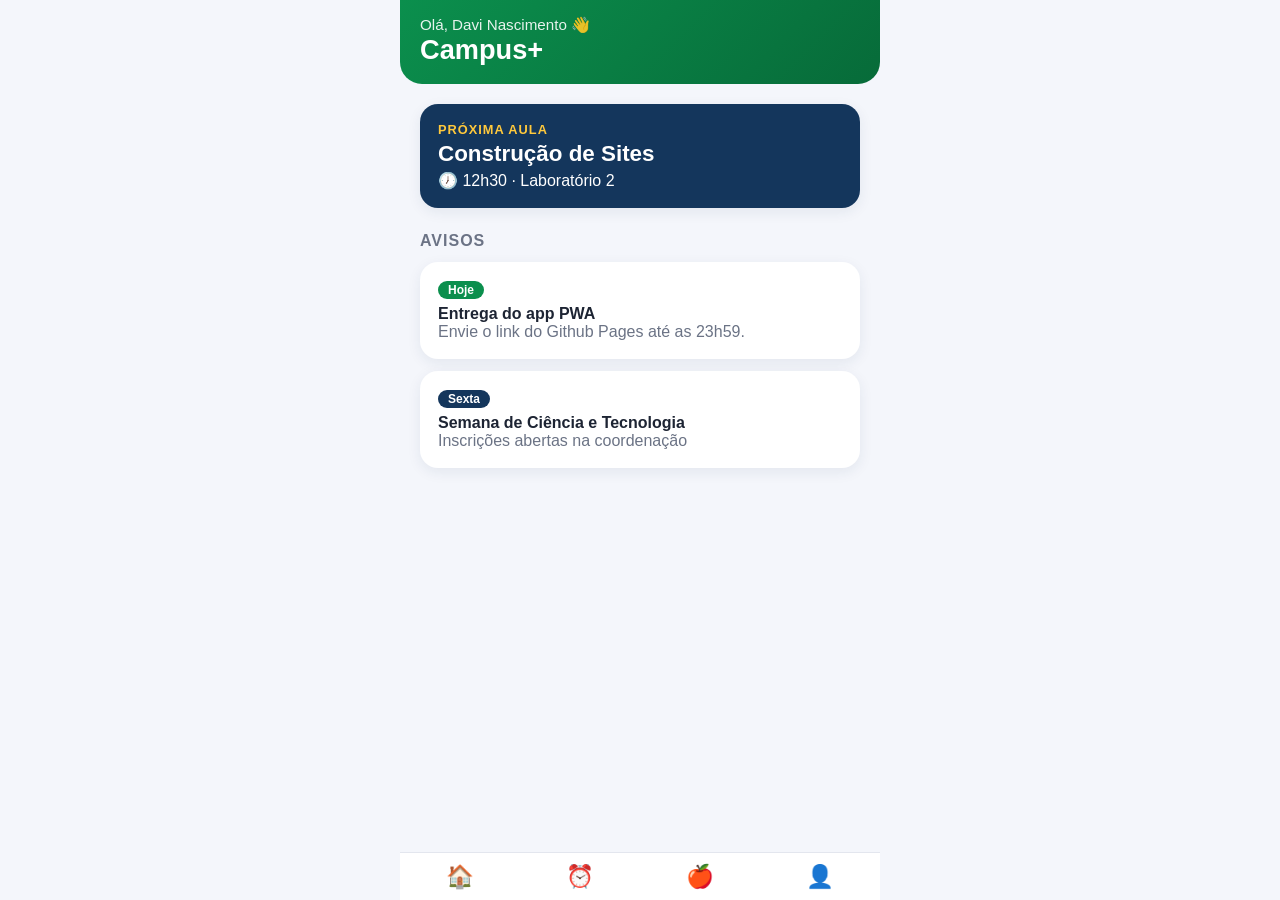
<file: index.html>
<!DOCTYPE html>
<html lang="pt-BR">
<head>
    <meta charset="UTF-8">
    <meta name="viewport" content="width=device-width, initial-scale=1.0">
    <title>Campus+</title>
    <link rel="stylesheet" href="style.css">
    <link rel="manifest" href="manifest.json">
    <meta name="theme-color" content="#0B8F4D">
    <link rel="icon" href="icon-192.png">
    <link rel="apple-touch-icon" href="icon-192.png">
    <meta name="apple-mobile-web-app-title" content="Campus+">
</head>
<body>
    
    <!-- Cabeçalho -->
    <header class="topo">
        <p class="ola">Olá, Davi Nascimento 👋</p>
        <h1>Campus+ <span class="selo-app">modo app</span></h1>
    </header>
    <!-- Fim Cabeçalho -->

    <!-- Conteúdo Principal -->
    <main>

        <!-- Seção 1 -->
        <section id="inicio" class="tela">

            <!-- Card Destaque -->
            <div class="card destaque">
                <p class="rotulo">Próxima aula</p>
                <h2>Construção de Sites</h2>
                <p>🕖 12h30 · Laboratório 2</p>
            </div>
            <!-- Fim Card Destaque -->

            <h3 class="titulo-secao">Avisos</h3>


            <!-- Card Aviso 1 -->
            <article class="card aviso">
                <span class="etiqueta">Hoje</span>
                <h4>Entrega do app PWA</h4>
                <p>Envie o link do Github Pages até as 23h59.</p>
            </article>
            <!-- Fim Card Aviso 1 -->

            
            <!-- Card Aviso 2 -->
            <article class="card aviso">
                <span class="etiqueta azul">Sexta</span>
                <h4>Semana de Ciência e Tecnologia</h4>
                <p>Inscrições abertas na coordenação</p>
            </article>
            <!-- Fim Card Aviso 2 -->
            
        </section>
        <!-- Fim Seção 1 -->


        <!-- Seção 2 -->
        <section id="horario" class="tela">

            <h2 class="titulo-tela">Horário da semana</h2>


            <!-- Segunda -->
            <!-- Tag que eu nunca vi -->
            <!-- É uma caixa que expande e esconde conteúdos -->
            <details class="dia" open> <!-- O parametro open deixa ela aberta -->
                <!-- Tag que eu nunca vi -->
                <!-- Dá nome à caixa de texto que expande? -->
                <summary>Segunda</summary>
                <ul>
                    <li><b>19h00</b> Construção de Sites</li>
                    <li><b>20h40</b> Banco de Dados</li>
                </ul>
            </details>
            <!-- Fim Segunda -->


            <!-- Terça -->
            <details class="dia">
                <summary>Terça</summary>
                <ul>
                    <li><b>19h00</b> Engenharia de Software</li>
                    <li><b>20h40</b> Inglês Técnico</li>
                </ul>
            </details>
            <!-- Fim Terça -->


            <!-- Quarta -->
            <details class="dia">
                <summary>Quarta</summary>
                <ul>
                    <li><b>19h00</b> Redes de Computadores</li>
                    <li><b>20h40</b> Construção de Sites</li>
                </ul>
            </details>
            <!-- Fim Quarta -->


            <!-- Quinta -->
            <details class="dia">
                <summary>Quinta</summary>
                <ul>
                    <li><b>19h00</b> Segurança da Informação</li>
                    <li><b>20h40</b> Projeto Integrador</li>
                </ul>
            </details>
            <!-- Fim Quinta -->


        </section>
        <!-- Fim Seção 2 -->


        <!-- Seção 3 -->
        <section id="cardapio" class="tela">
            <h2 class="titulo-tela">Cardápio da semana</h2>
            <div class="grade-cardapio">
                <div class="card prato"><span>🍛</span><h4>Seg</h4><p>Arroz, feijão e frango</p></div>
                <div class="card prato"><span>🍝</span><h4>Ter</h4><p>Macarrão à bolonhesa</p></div>
                <div class="card prato"><span>🐣</span><h4>Qua</h4><p>Cuscuz com ovo</p></div>
                <div class="card prato"><span>🍲</span><h4>Qui</h4><p>Sopa de legumes</p></div>
                <div class="card prato"><span>🍔</span><h4>Sex</h4><p>Hambúrger</p></div>
            </div>
        </section>
        <!-- Fim Seção 3 -->


        <!-- Seção Carteirinha -->
        <section id="perfil" class="tela">
            <div class="carteirinha">
                <h2 class="titulo-tela">Meu cartão</h2>
                <div class="foto">🎓</div> <!-- criar uma div e inserir? -->
                <h3>Davi Nascimento</h3>
                <p>Técnico em Desenvolvimento de Sistemas</p>
                <p class="matricula">Mátricula 202613430001</p>
            </div>
        </section>
        <!-- Fim Seção 4 -->

    </main>
    <!-- Fim Conteúdo Principal -->


    <!-- Menu (APP) -->
    <nav class="abas">
        <a href="#inicio"><span>🏠</span></a>
        <a href="#horario"><span>⏰</span></a>
        <a href="#cardapio"><span>🍎</span></a> <!-- MUDAR ESSE ICONE DPS -->
        <a href="#perfil"><span>👤</span></a>
    </nav>
    <!-- Fim Menu (APP) -->


    <!-- Pop up -->
    <div id="convite" class="convite" hidden>
        <p><b>📲 Instale o Campus+</b><br>Abra direto da tela inicial, até sem internet.</p>
        <button id="botao-instalar">Instalar</button>
        <button id="botao-depois" class="secundario">Agora não</button>
    </div>
    
    <div id="aviso-ios" class="convite" hidden>
        <p><b>📲 Instale no iPhone:</b> toque em <b>Compartilhar</b> (quadrado com seta ⬆️) e depois em <b>Adicionar à Tela de Início</b>.</p>
        <button id="botao-fechar-ios" class="secundario">Entendi</button>
    </div>
    
    <script src="app.js"></script>
    <!-- Fim Pop up -->

</body>
</html>
</file>
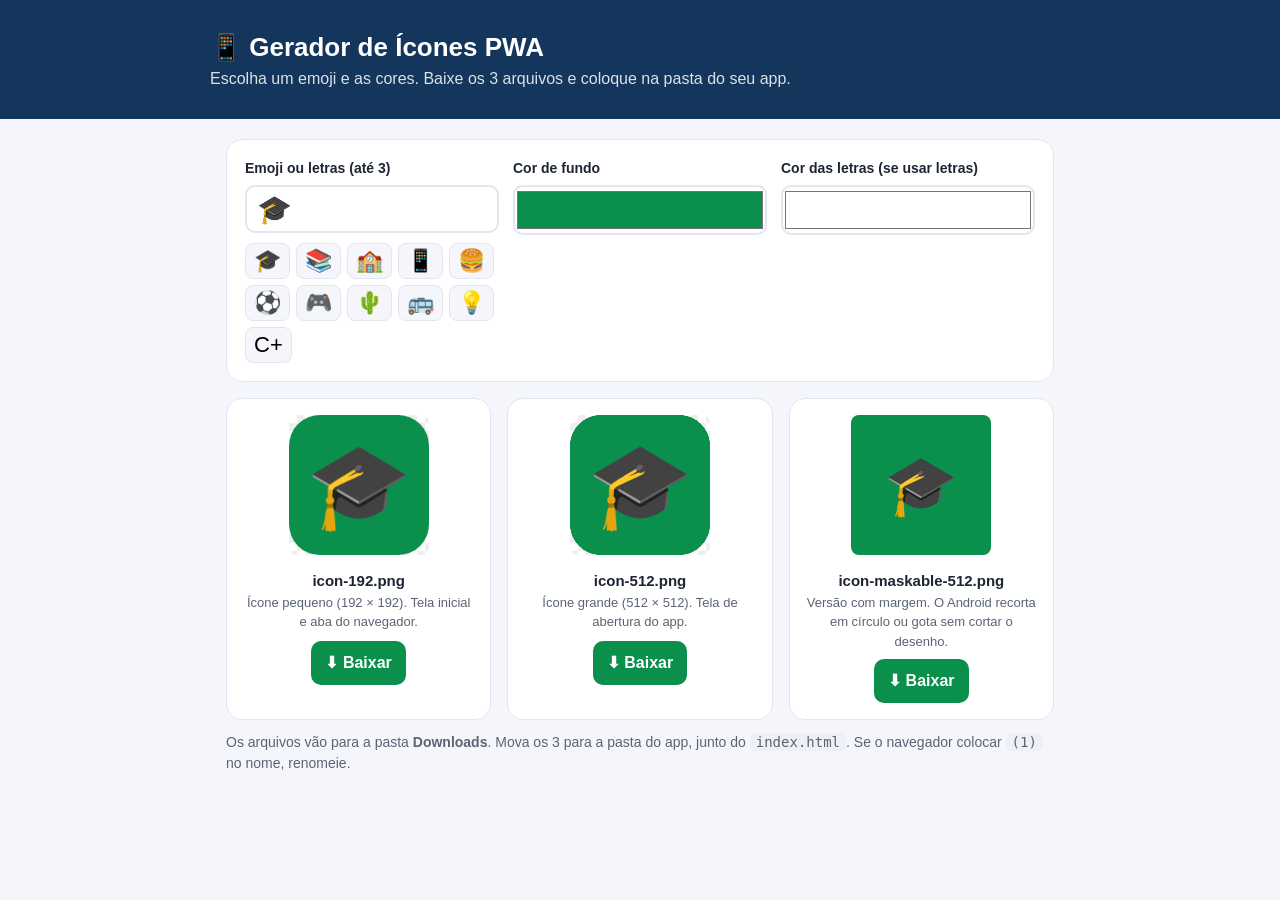
<file: GERADOR_DE_ICONES - Copia.html>
<!DOCTYPE html>
<html lang="pt-BR">
<head>
<meta charset="UTF-8">
<meta name="viewport" content="width=device-width, initial-scale=1.0">
<title>Gerador de Ícones PWA</title>
<style>
  :root { --verde: #0B8F4D; --azul: #14365C; --fundo: #f4f6fb; --linha: #e3e6ee; --texto: #1d2433; --cinza: #5b6475; }
  * { box-sizing: border-box; margin: 0; padding: 0; }
  body { font-family: 'Segoe UI', Roboto, Arial, sans-serif; background: var(--fundo); color: var(--texto); line-height: 1.5; }
  header { background: var(--azul); color: #fff; padding: 28px 16px; }
  header div, main { max-width: 860px; margin: 0 auto; }
  header h1 { font-size: 26px; }
  header p { opacity: .85; }
  main { padding: 20px 16px 40px; }
  .painel { background: #fff; border: 1px solid var(--linha); border-radius: 16px; padding: 18px; margin-bottom: 16px; }
  .campos { display: grid; grid-template-columns: repeat(auto-fit, minmax(180px, 1fr)); gap: 14px; }
  label { display: block; font-weight: 600; font-size: 14px; margin-bottom: 6px; }
  input[type=text] { width: 100%; font-size: 28px; padding: 6px 10px; border: 2px solid var(--linha); border-radius: 10px; }
  input[type=color] { width: 100%; height: 50px; border: 2px solid var(--linha); border-radius: 10px; background: #fff; cursor: pointer; }
  .sugestoes { display: flex; flex-wrap: wrap; gap: 6px; margin-top: 10px; }
  .sugestoes button { font-size: 22px; background: var(--fundo); border: 1px solid var(--linha); border-radius: 8px; padding: 4px 8px; cursor: pointer; }
  .icones { display: grid; grid-template-columns: repeat(auto-fit, minmax(220px, 1fr)); gap: 16px; }
  .icone { background: #fff; border: 1px solid var(--linha); border-radius: 16px; padding: 16px; text-align: center; }
  .icone canvas { width: 140px; height: 140px; background: repeating-conic-gradient(#eee 0 25%, #fff 0 50%) 0 0 / 16px 16px; border-radius: 8px; }
  .icone h3 { font-size: 15px; margin-top: 8px; }
  .icone p { font-size: 13px; color: var(--cinza); min-height: 40px; }
  .icone a { display: inline-block; margin-top: 8px; background: var(--verde); color: #fff; text-decoration: none; padding: 10px 14px; border-radius: 10px; font-weight: 600; }
  .dica { font-size: 14px; color: var(--cinza); margin-top: 12px; }
  code { background: #eef0f6; padding: 1px 6px; border-radius: 5px; }
</style>
</head>
<body>
<header><div><h1>📱 Gerador de Ícones PWA</h1><p>Escolha um emoji e as cores. Baixe os 3 arquivos e coloque na pasta do seu app.</p></div></header>
<main>
  <section class="painel">
    <div class="campos">
      <div>
        <label for="emoji">Emoji ou letras (até 3)</label>
        <input type="text" id="emoji" value="🎓" maxlength="6">
        <div class="sugestoes" id="sugestoes"></div>
      </div>
      <div>
        <label for="cor">Cor de fundo</label>
        <input type="color" id="cor" value="#0B8F4D">
      </div>
      <div>
        <label for="corTexto">Cor das letras (se usar letras)</label>
        <input type="color" id="corTexto" value="#ffffff">
      </div>
    </div>
  </section>

  <section class="icones">
    <div class="icone">
      <canvas id="c192" width="192" height="192"></canvas>
      <h3>icon-192.png</h3>
      <p>Ícone pequeno (192 × 192). Tela inicial e aba do navegador.</p>
      <a id="d192" download="icon-192.png" href="#">⬇ Baixar</a>
    </div>
    <div class="icone">
      <canvas id="c512" width="512" height="512"></canvas>
      <h3>icon-512.png</h3>
      <p>Ícone grande (512 × 512). Tela de abertura do app.</p>
      <a id="d512" download="icon-512.png" href="#">⬇ Baixar</a>
    </div>
    <div class="icone">
      <canvas id="cmask" width="512" height="512"></canvas>
      <h3>icon-maskable-512.png</h3>
      <p>Versão com margem. O Android recorta em círculo ou gota sem cortar o desenho.</p>
      <a id="dmask" download="icon-maskable-512.png" href="#">⬇ Baixar</a>
    </div>
  </section>
  <p class="dica">Os arquivos vão para a pasta <b>Downloads</b>. Mova os 3 para a pasta do app, junto do <code>index.html</code>. Se o navegador colocar <code>(1)</code> no nome, renomeie.</p>
</main>
<script>
  const SUGESTOES = ['🎓', '📚', '🏫', '📱', '🍔', '⚽', '🎮', '🌵', '🚌', '💡', 'C+'];
  const FONTE = '"Apple Color Emoji","Segoe UI Emoji","Noto Color Emoji","Segoe UI",Roboto,Arial,sans-serif';
  const campoEmoji = document.querySelector('#emoji');
  const campoCor = document.querySelector('#cor');
  const campoCorTexto = document.querySelector('#corTexto');

  function arredondado(ctx, x, y, w, h, r) {
    ctx.beginPath();
    ctx.moveTo(x + r, y);
    ctx.arcTo(x + w, y, x + w, y + h, r);
    ctx.arcTo(x + w, y + h, x, y + h, r);
    ctx.arcTo(x, y + h, x, y, r);
    ctx.arcTo(x, y, x + w, y, r);
    ctx.closePath();
  }

  function desenhar(canvas, mascaravel) {
    const ctx = canvas.getContext('2d');
    const t = canvas.width;
    ctx.clearRect(0, 0, t, t);
    ctx.fillStyle = campoCor.value;
    if (mascaravel) {
      ctx.fillRect(0, 0, t, t);
    } else {
      arredondado(ctx, 0, 0, t, t, t * 0.22);
      ctx.fill();
    }
    const texto = campoEmoji.value.trim() || '🎓';
    const escala = mascaravel ? 0.42 : 0.6;
    let tamanho = t * escala;
    ctx.font = `bold ${tamanho}px ${FONTE}`;
    const largura = ctx.measureText(texto).width;
    if (largura > t * (mascaravel ? 0.6 : 0.8)) {
      tamanho = tamanho * (t * (mascaravel ? 0.6 : 0.8)) / largura;
      ctx.font = `bold ${tamanho}px ${FONTE}`;
    }
    ctx.fillStyle = campoCorTexto.value;
    ctx.textAlign = 'center';
    ctx.textBaseline = 'middle';
    ctx.fillText(texto, t / 2, t / 2 + tamanho * 0.06);
  }

  function atualizar() {
    const pares = [['c192', 'd192', false], ['c512', 'd512', false], ['cmask', 'dmask', true]];
    pares.forEach(([idCanvas, idLink, mascaravel]) => {
      const canvas = document.getElementById(idCanvas);
      desenhar(canvas, mascaravel);
      document.getElementById(idLink).href = canvas.toDataURL('image/png');
    });
  }

  const caixa = document.querySelector('#sugestoes');
  SUGESTOES.forEach((s) => {
    const b = document.createElement('button');
    b.type = 'button';
    b.textContent = s;
    b.addEventListener('click', () => { campoEmoji.value = s; atualizar(); });
    caixa.appendChild(b);
  });

  [campoEmoji, campoCor, campoCorTexto].forEach((c) => c.addEventListener('input', atualizar));
  if (document.fonts && document.fonts.ready) { document.fonts.ready.then(atualizar); }
  atualizar();
</script>
</body>
</html>
</file>
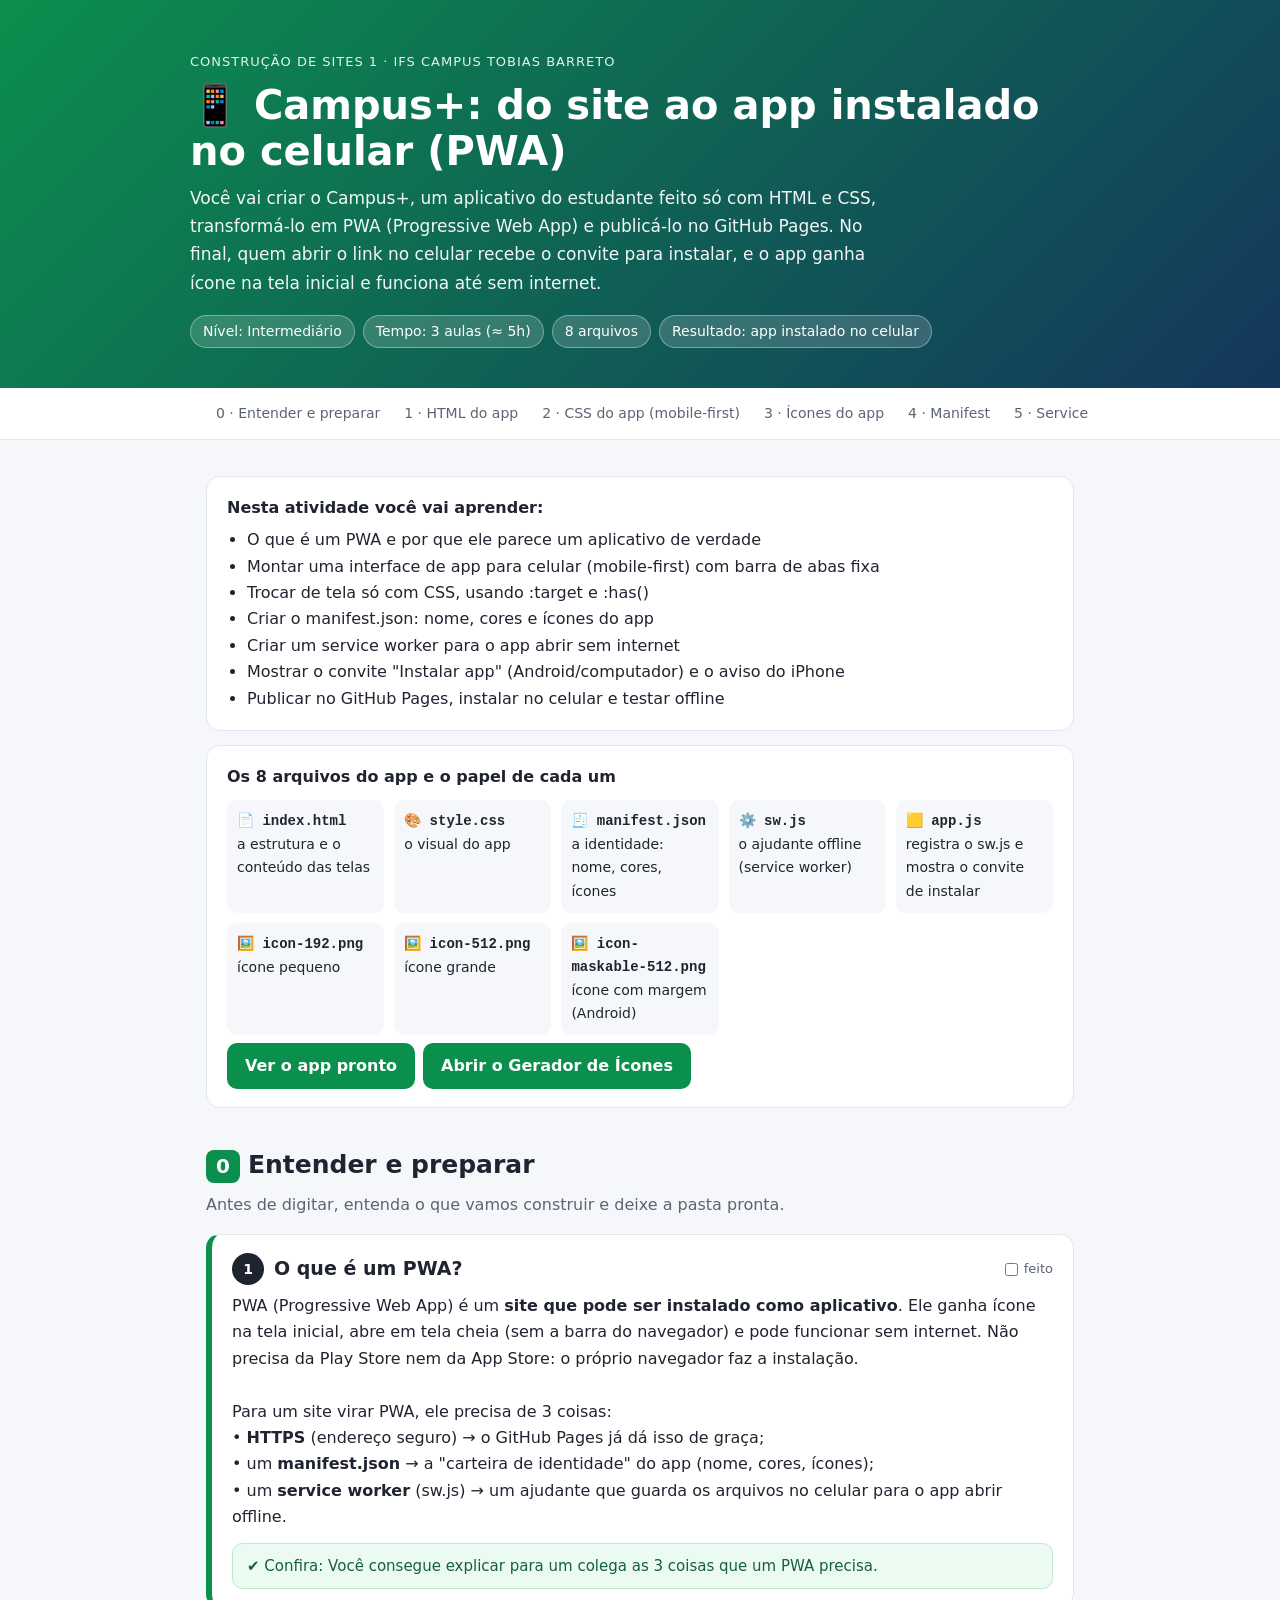
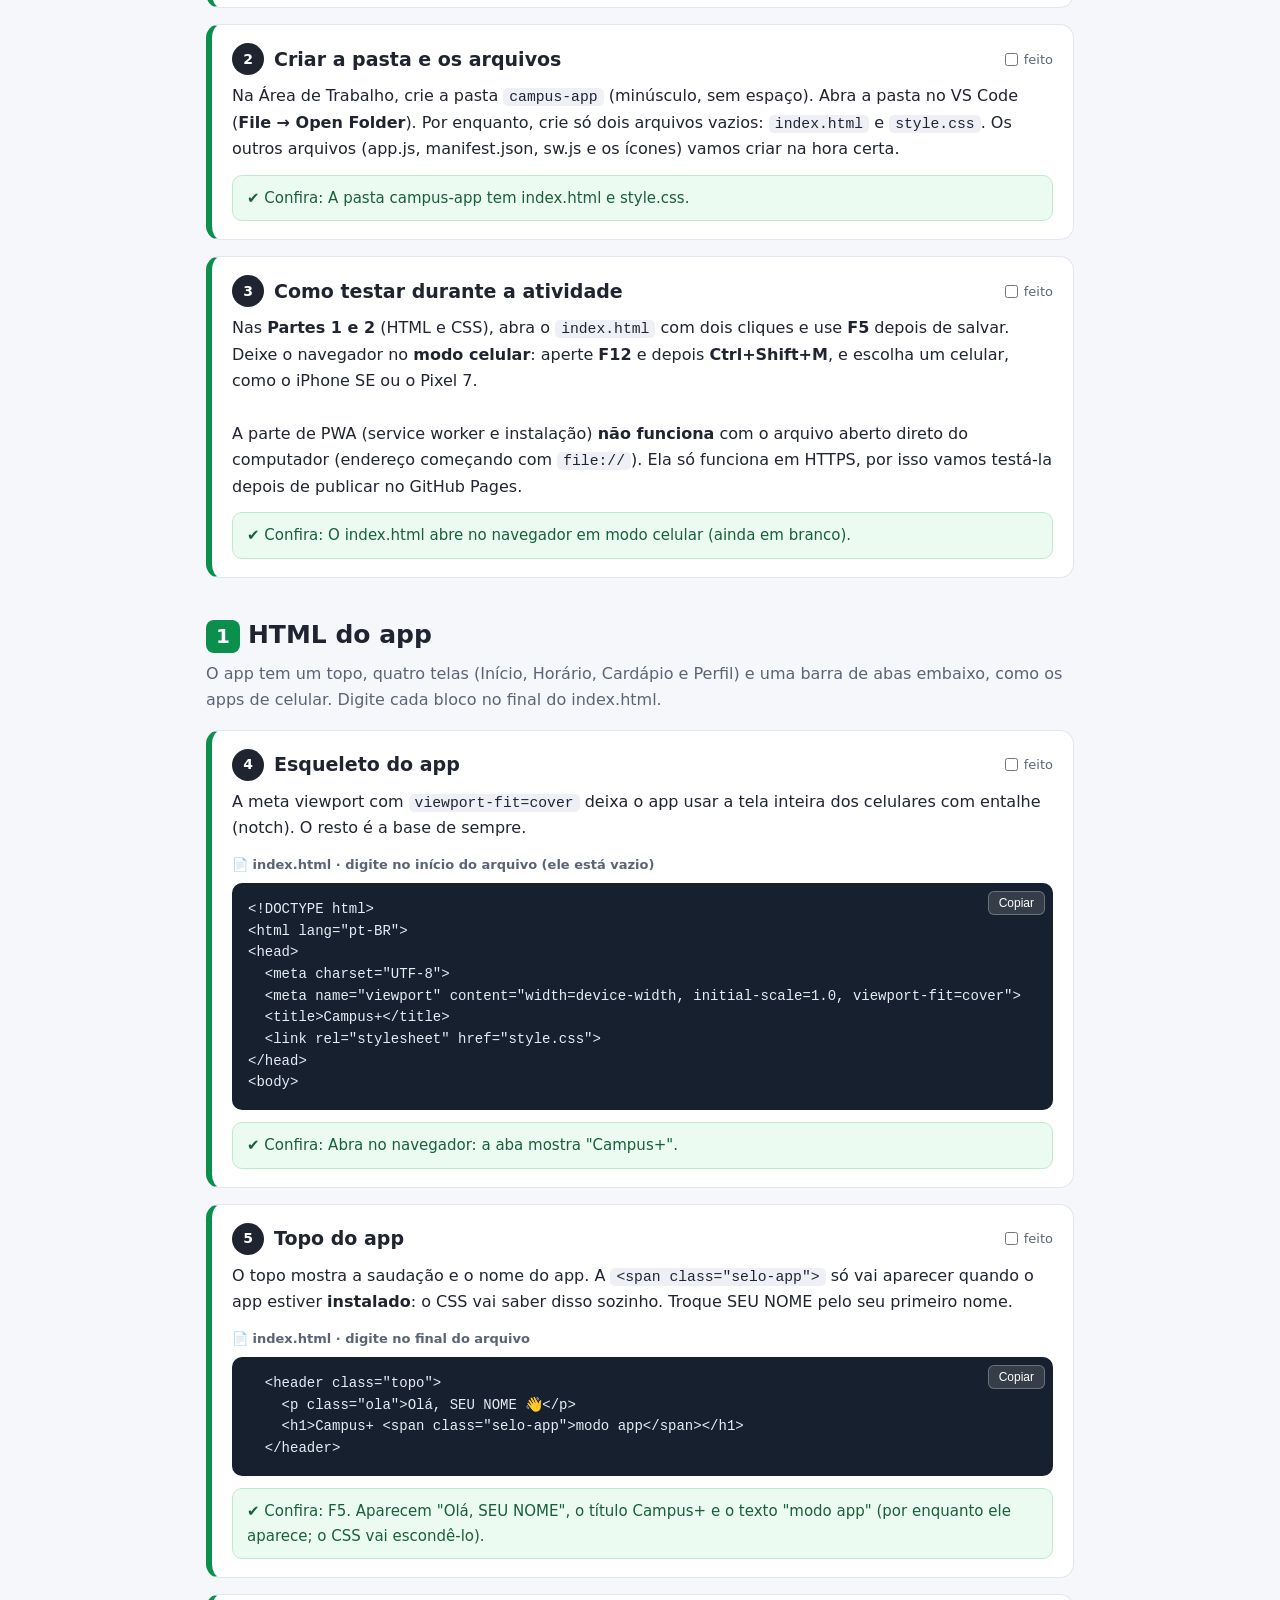
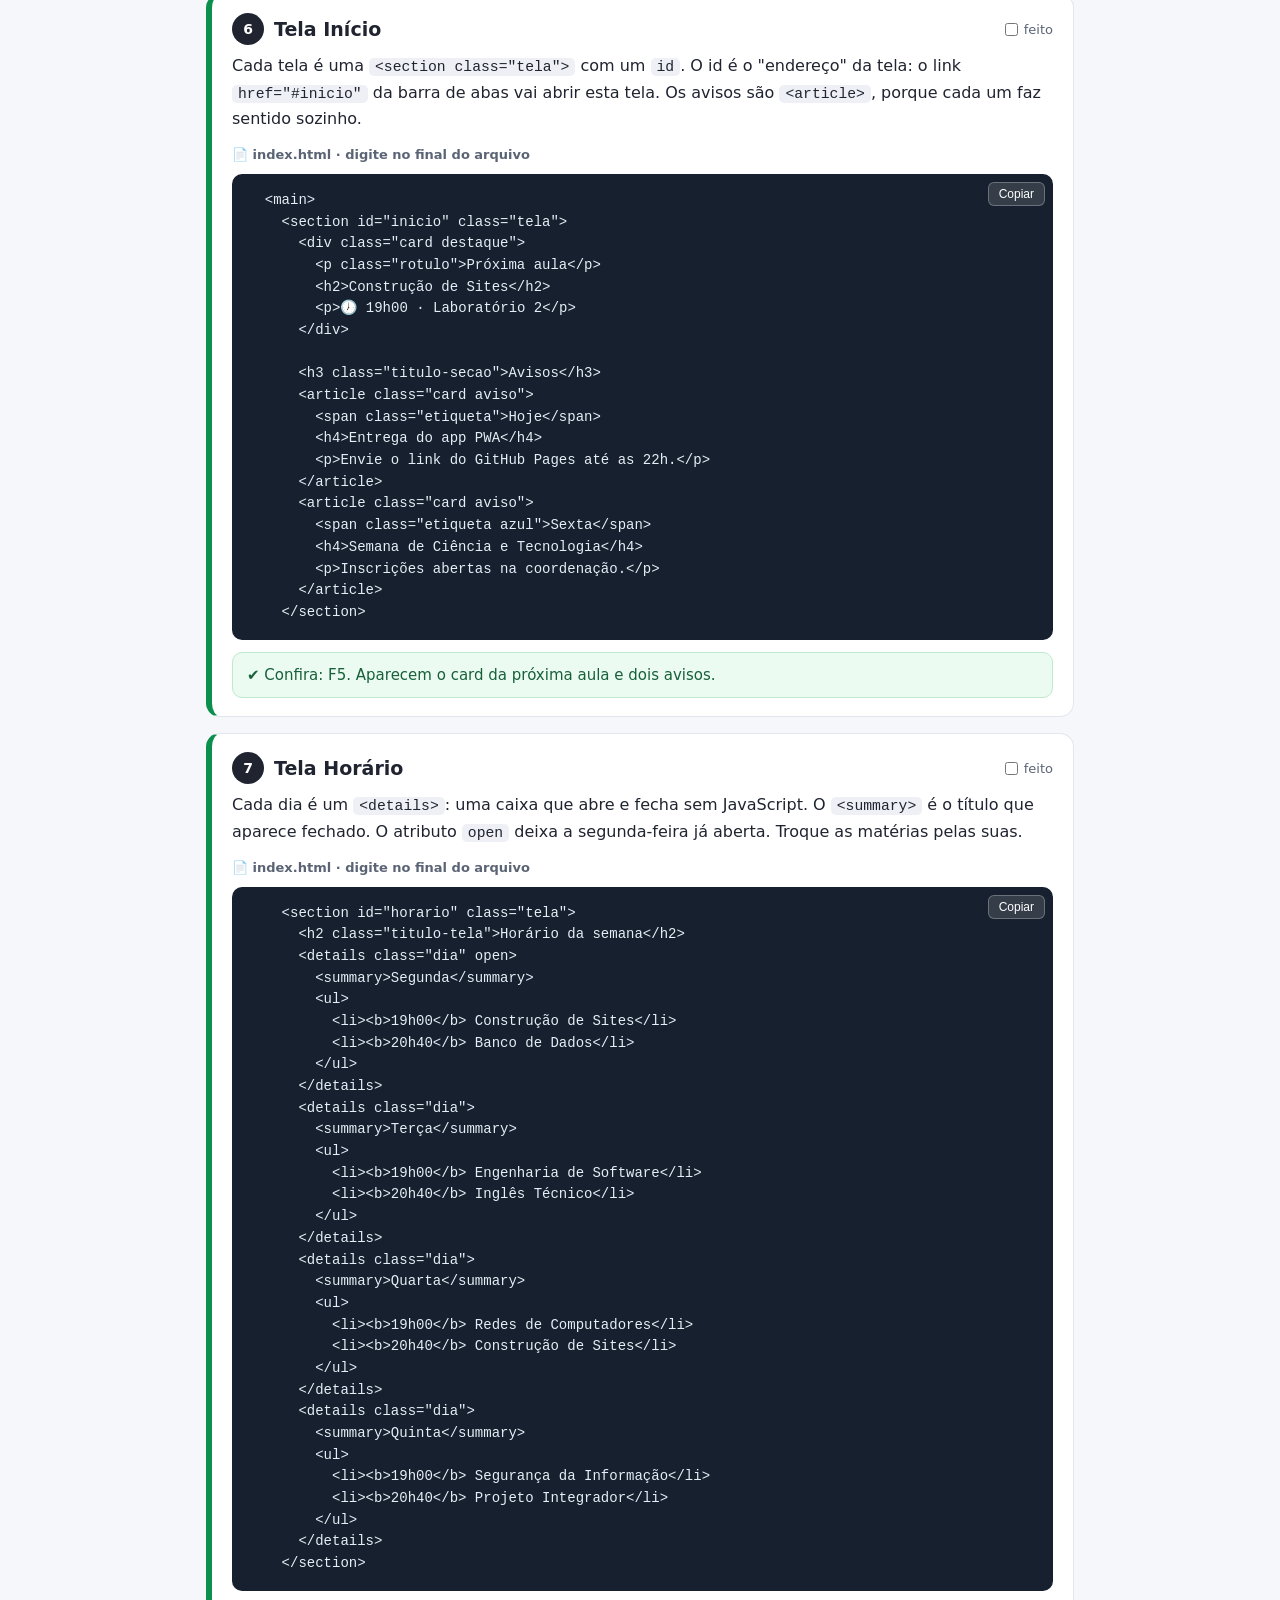
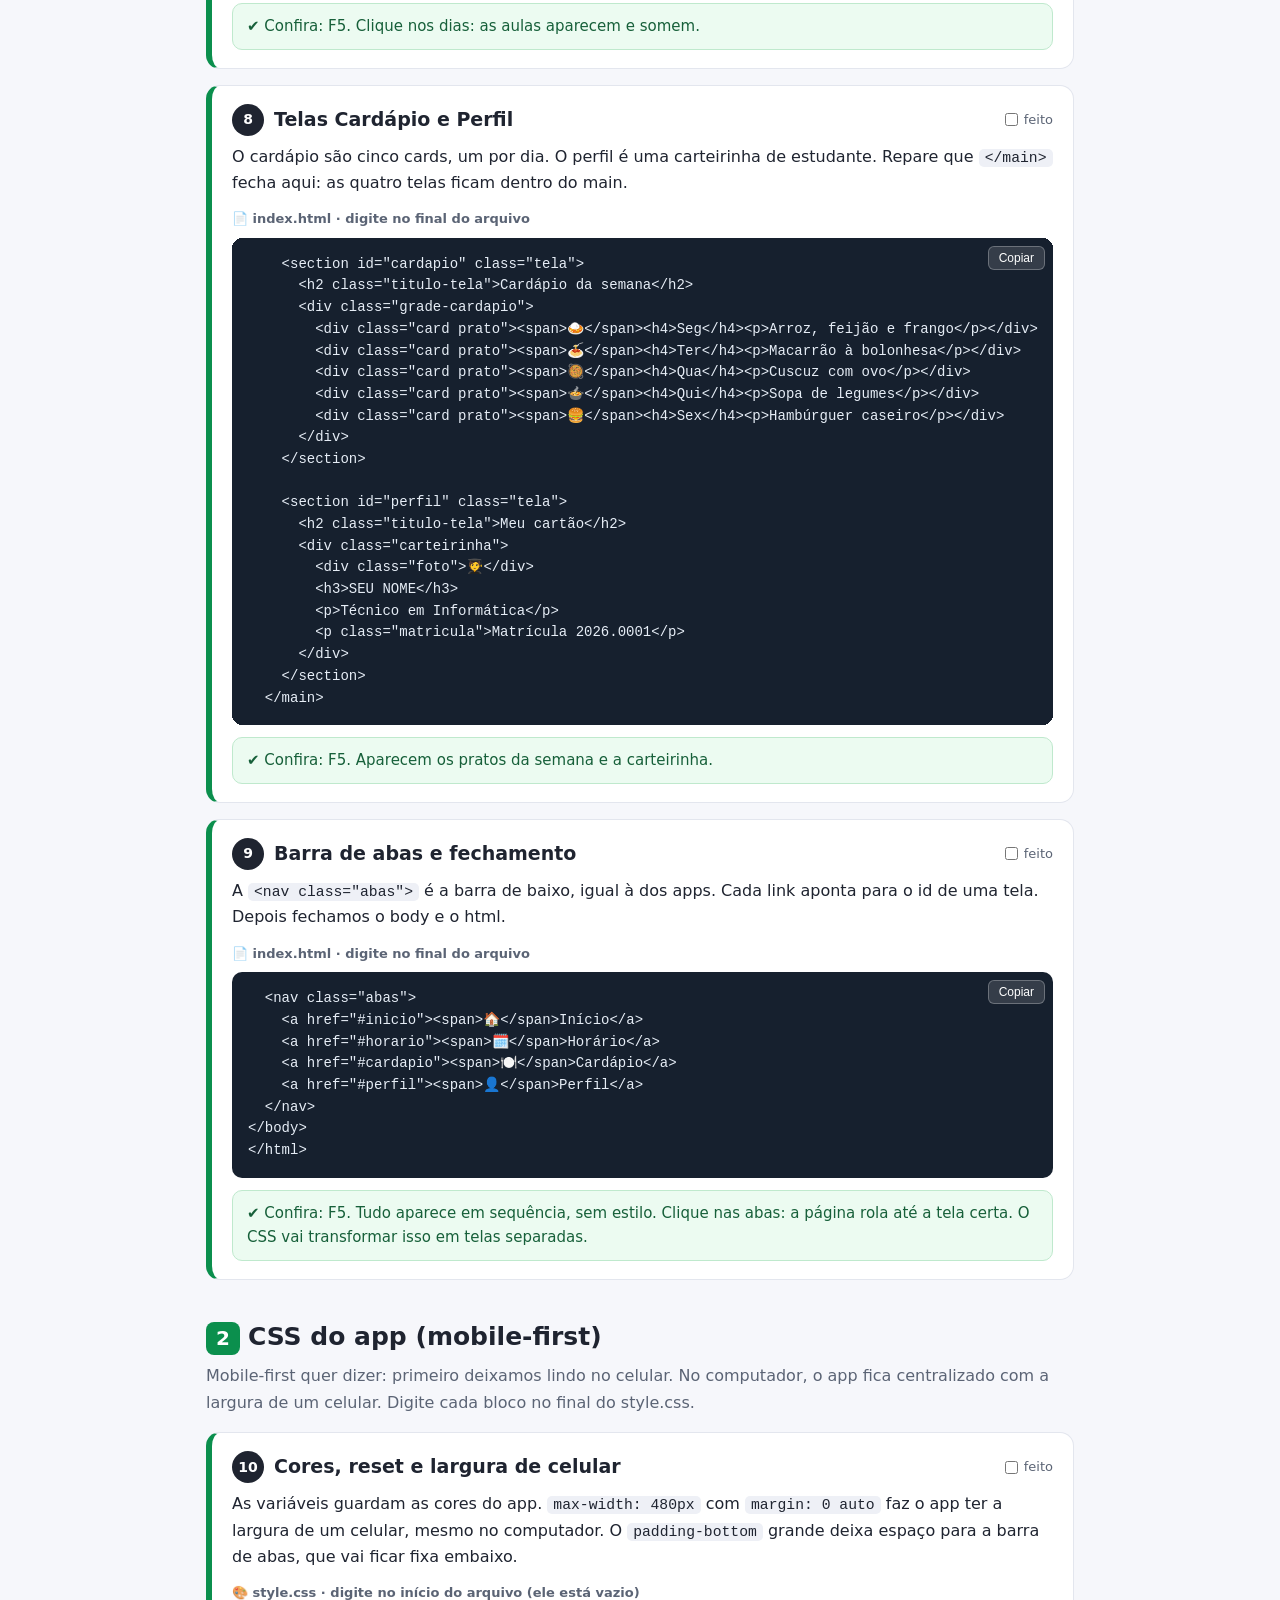
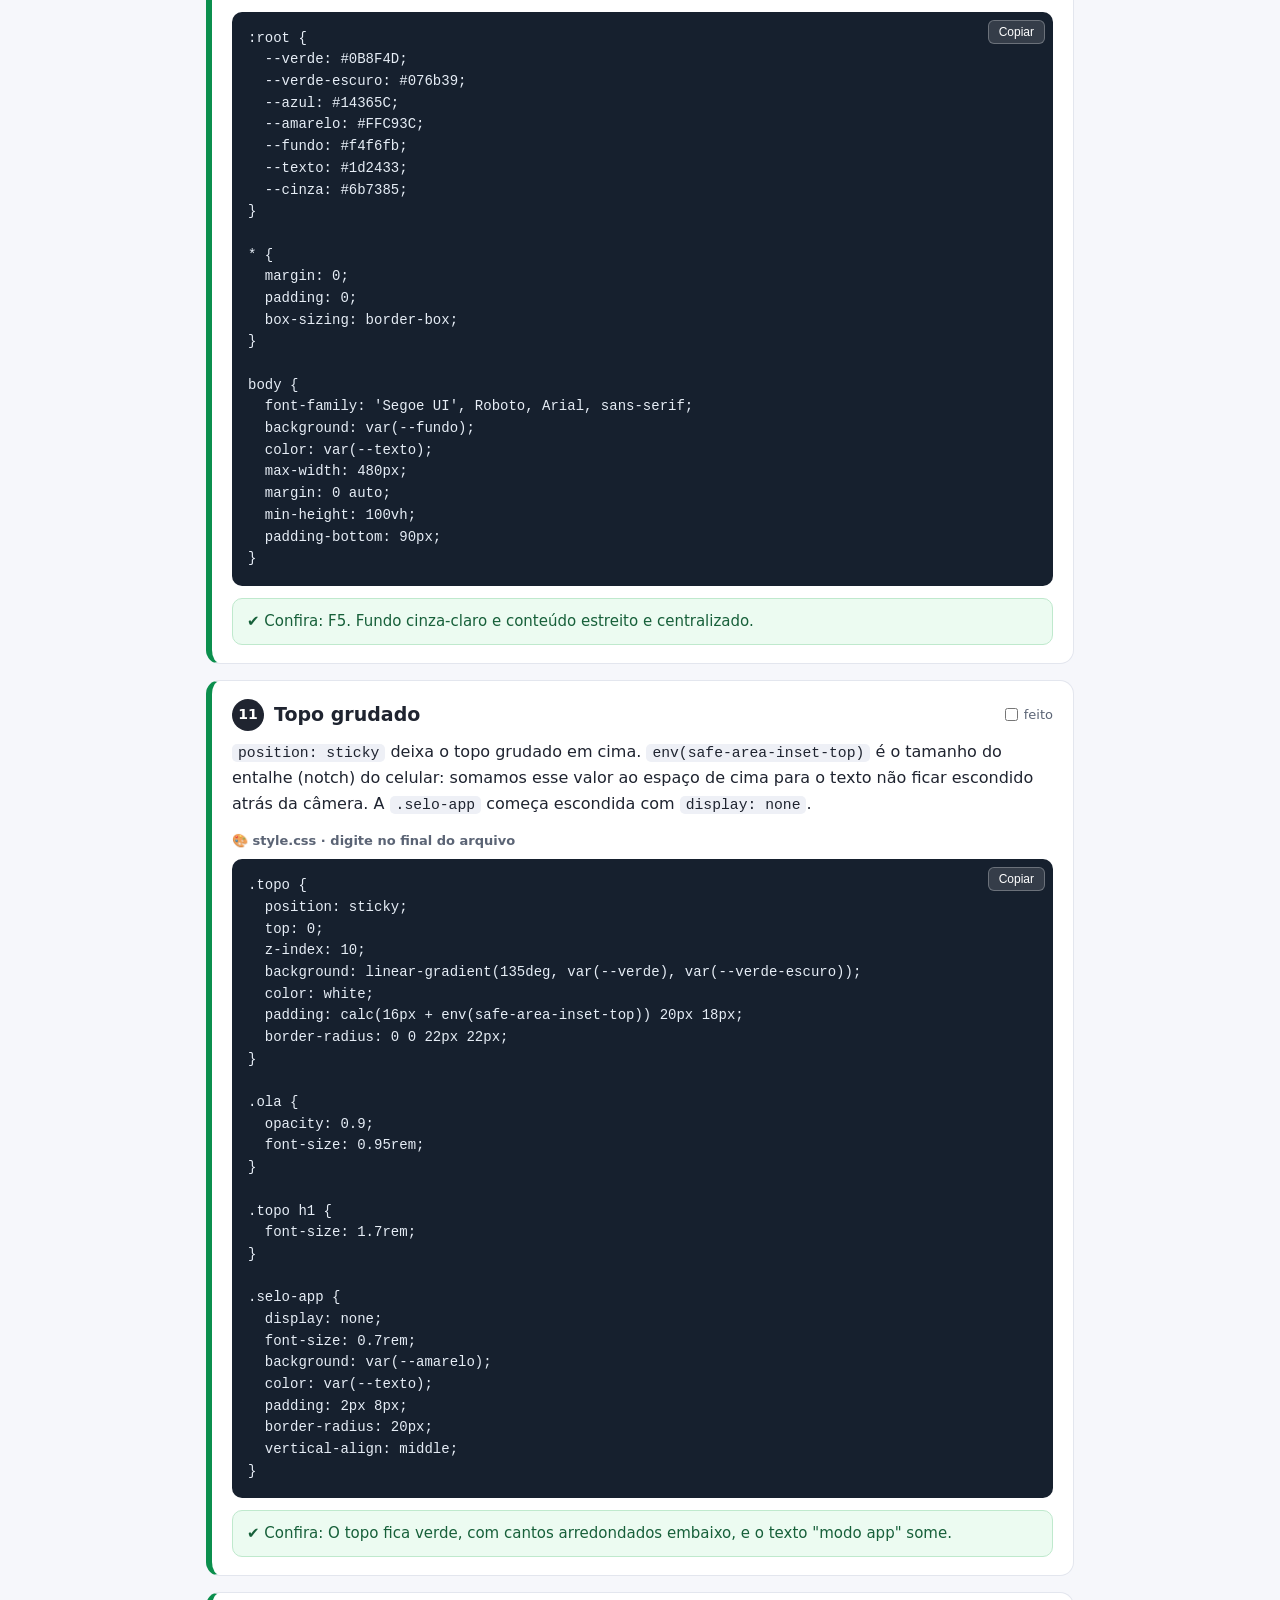
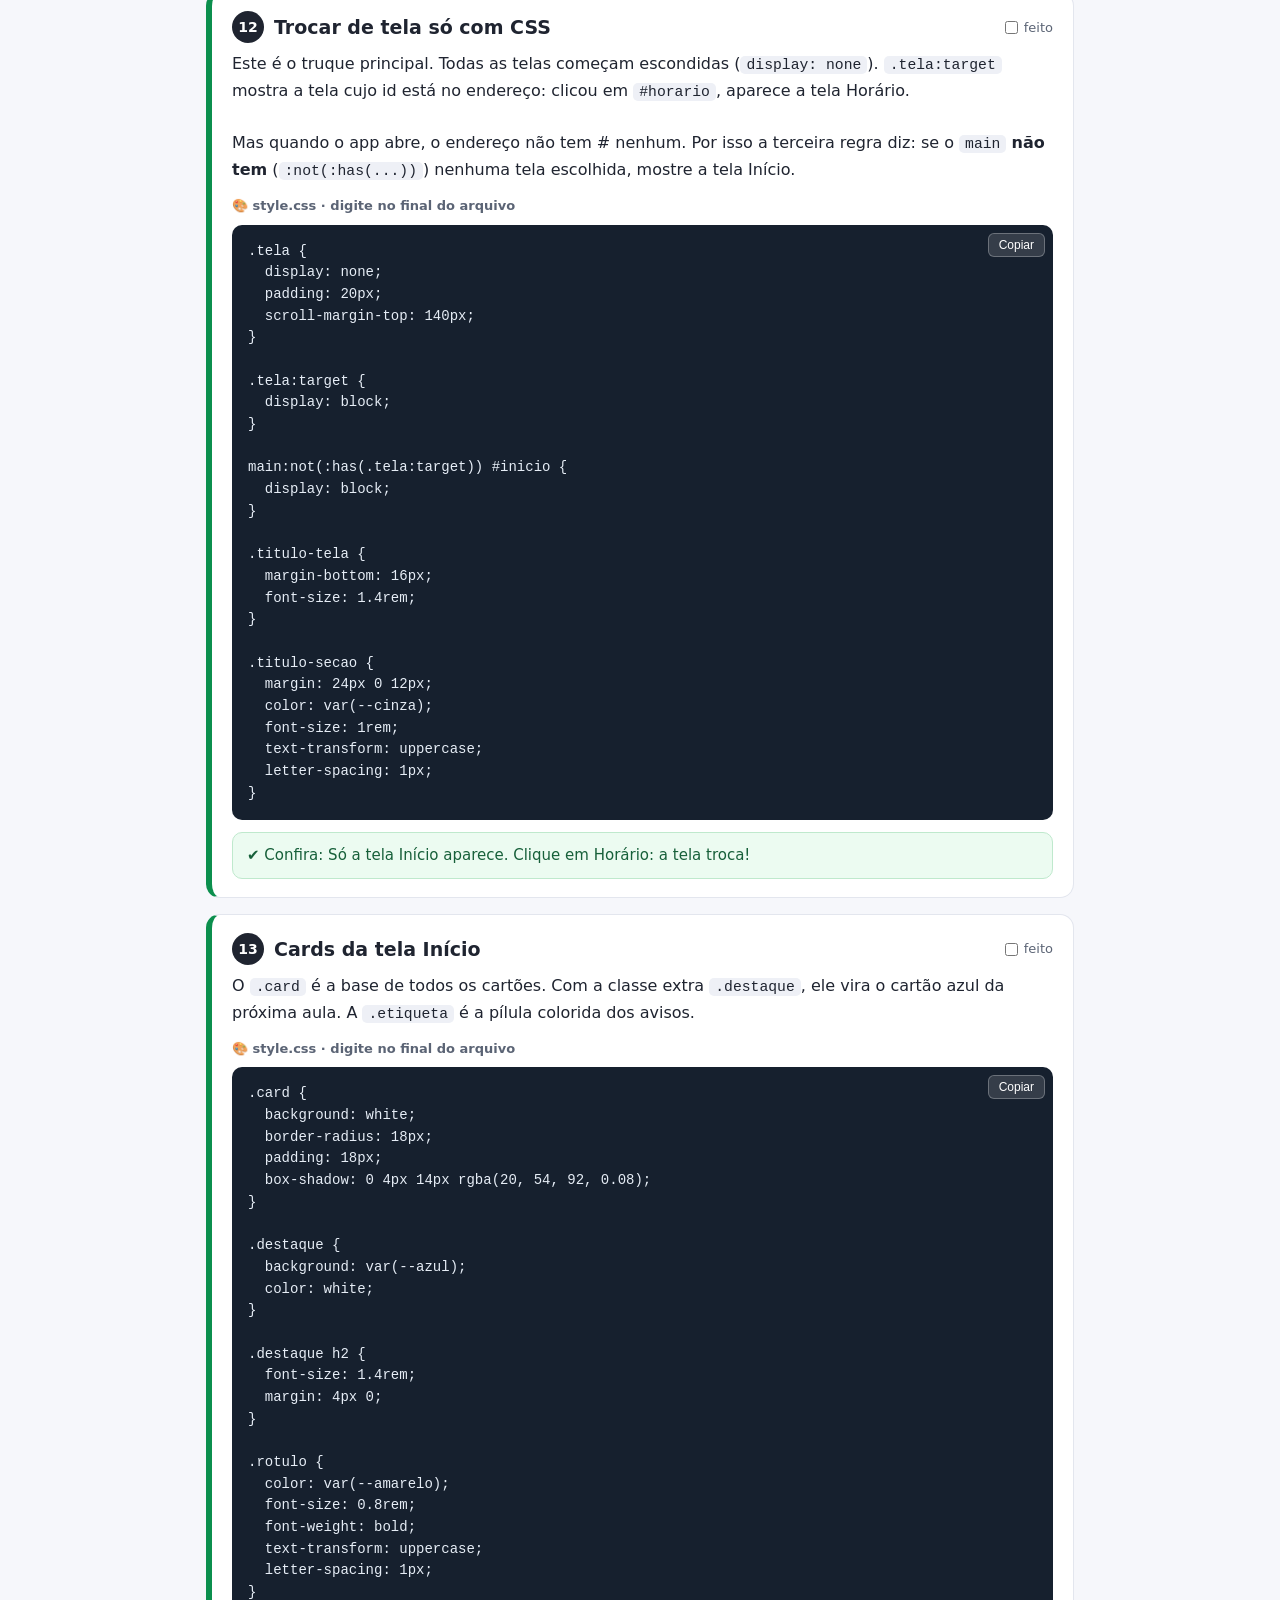
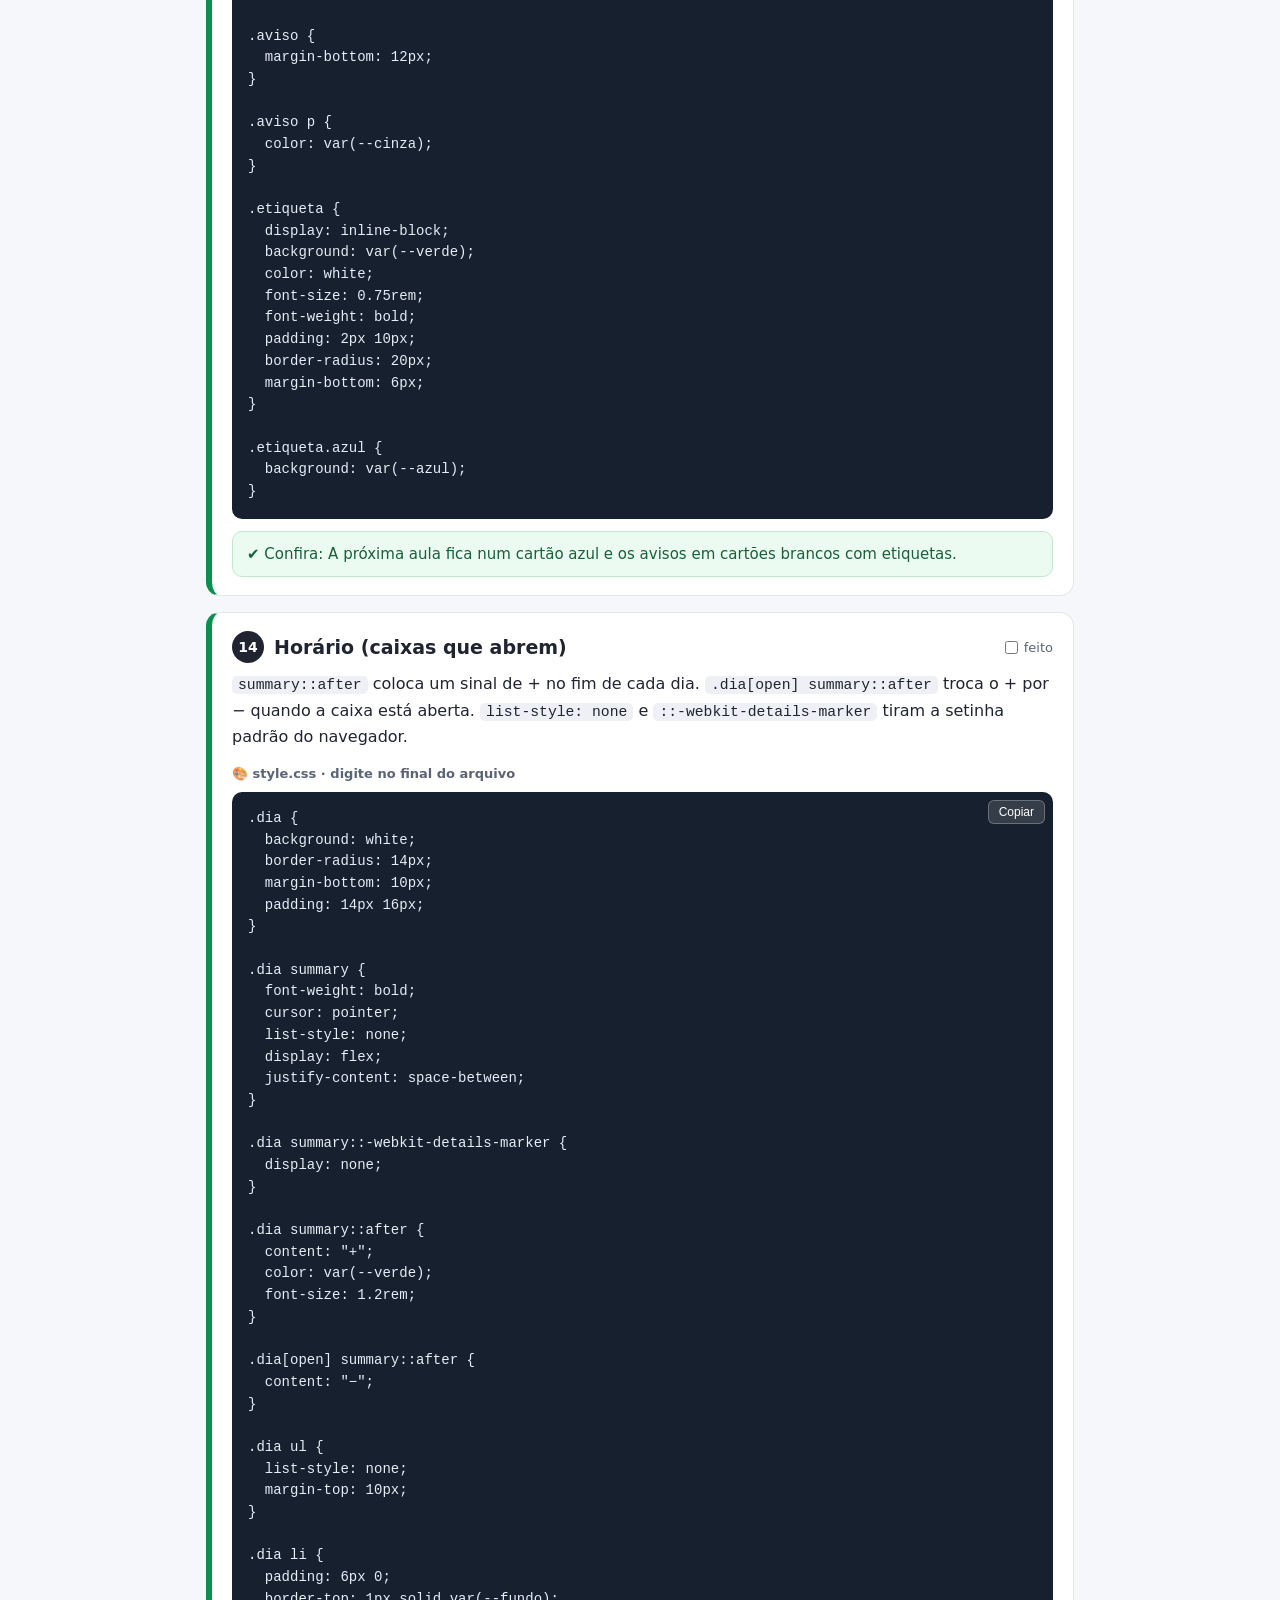
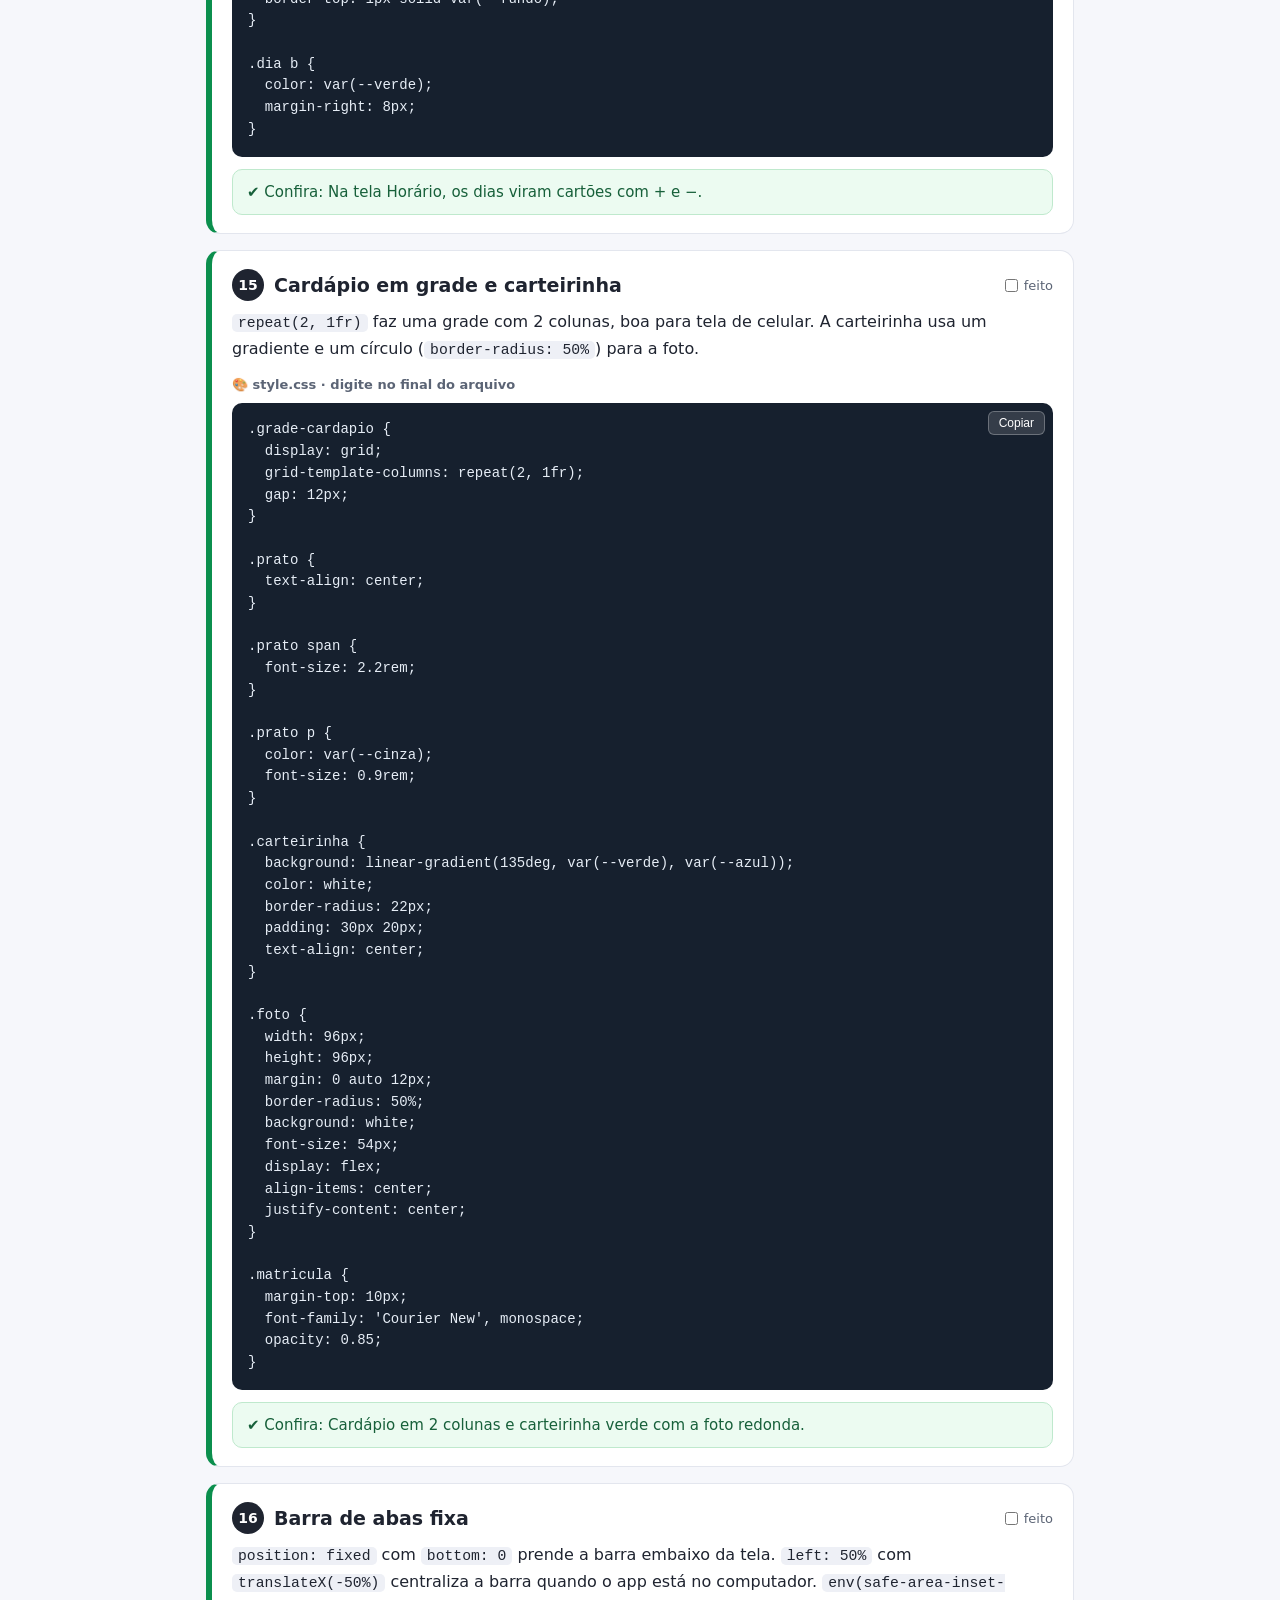
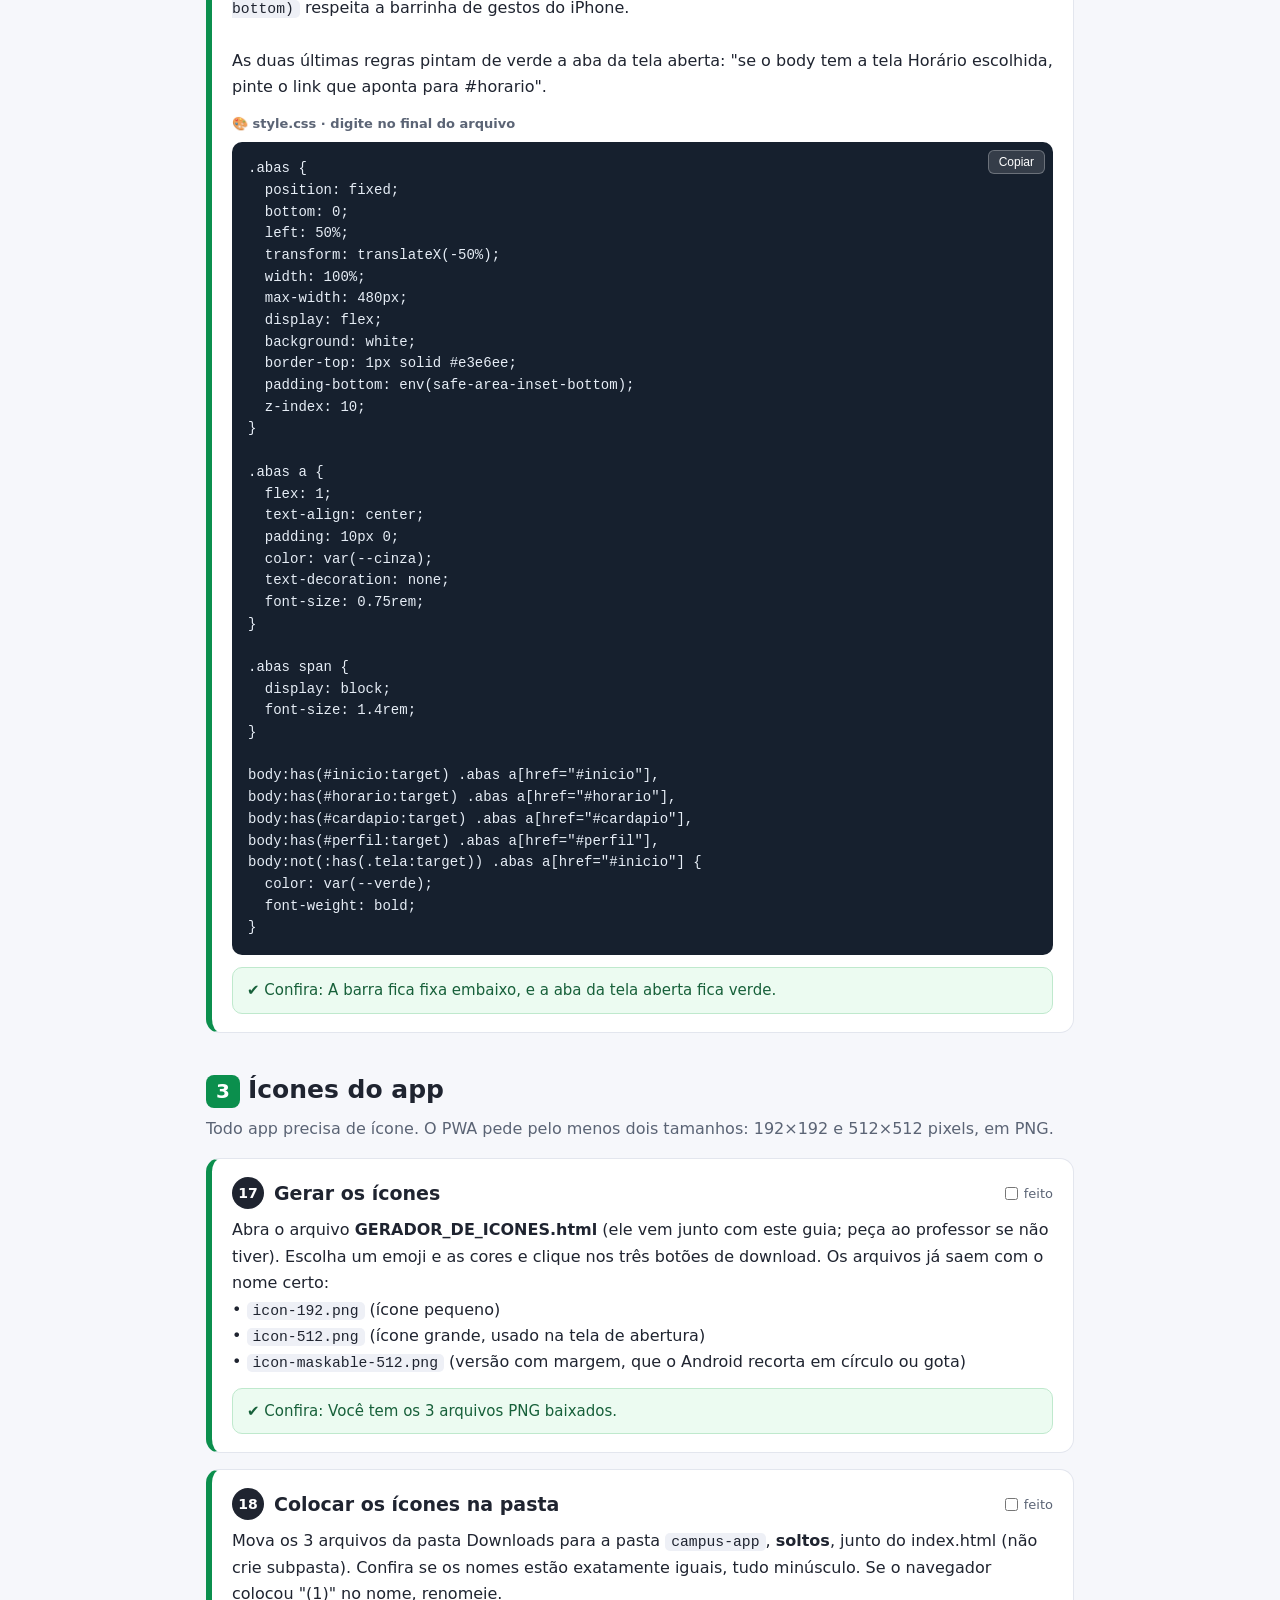
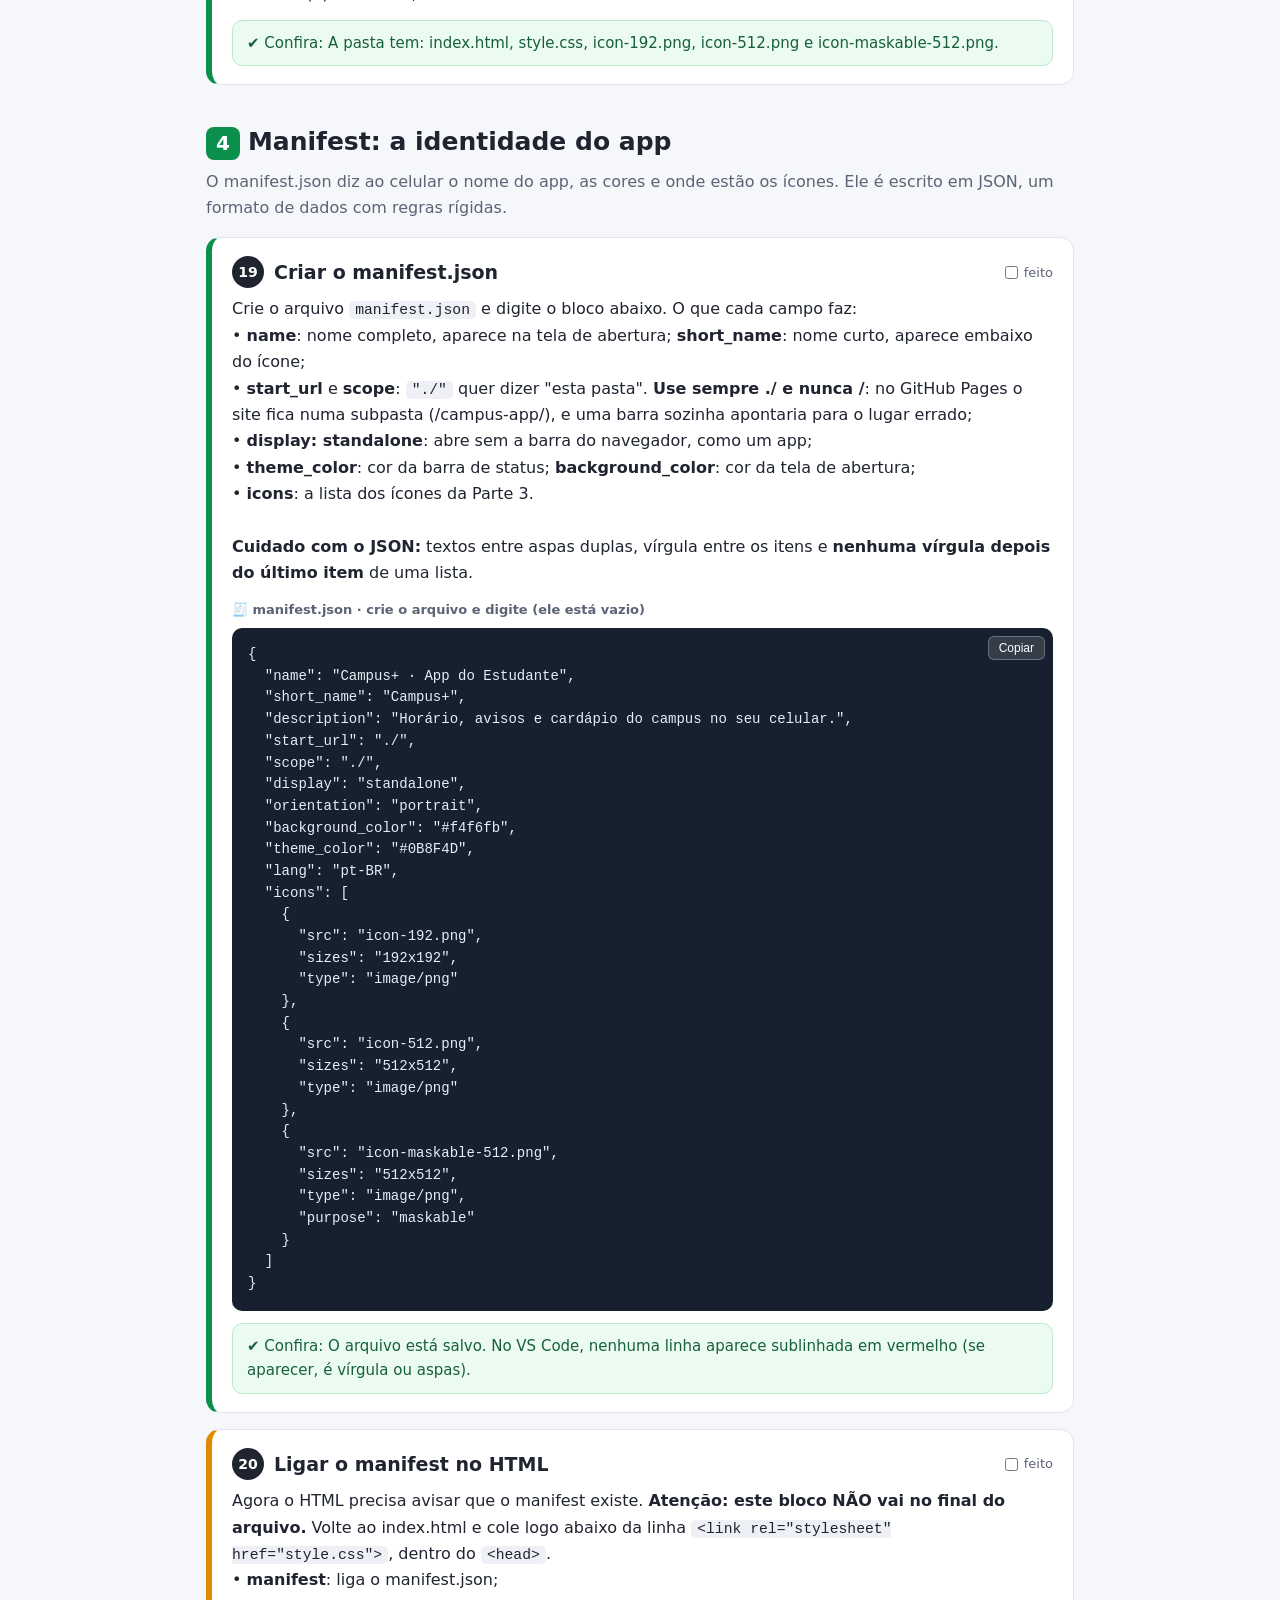
<file: GUIA_ALUNO_PWA - Copia.html>
<!DOCTYPE html><html lang="pt-BR"><head><meta charset="UTF-8"><meta name="viewport" content="width=device-width, initial-scale=1.0">
<title>Guia · App PWA Campus+</title><style>
:root{--p:#0B8F4D;--s:#14365C;--ink:#1f2430;--muted:#5b6475;--line:#e3e6ee;--bg:#f6f7fb;--card:#fff;--code:#16202e}
*{box-sizing:border-box;margin:0;padding:0}
body{font-family:'Segoe UI',system-ui,Roboto,Arial,sans-serif;background:var(--bg);color:var(--ink);line-height:1.65;font-size:16px}
.capa{background:linear-gradient(135deg,var(--p),var(--s));color:#fff;padding:48px 16px 40px}
.w{max-width:900px;margin:0 auto;padding:0 16px}.capa .w{padding:0}
.capa small{opacity:.9;letter-spacing:1px;text-transform:uppercase;font-size:13px}
.capa h1{font-size:clamp(26px,5vw,40px);line-height:1.15;margin:8px 0 10px}
.capa p{max-width:700px;font-size:17px;opacity:.95}
.chips{display:flex;flex-wrap:wrap;gap:8px;margin-top:18px}
.chips span{background:rgba(255,255,255,.16);border:1px solid rgba(255,255,255,.35);padding:4px 12px;border-radius:20px;font-size:14px}
nav.toc{background:var(--card);border-bottom:1px solid var(--line);position:sticky;top:0;z-index:5}
nav.toc .w{display:flex;gap:4px;overflow-x:auto;padding:8px 16px}
nav.toc a{white-space:nowrap;text-decoration:none;color:var(--muted);padding:6px 10px;border-radius:8px;font-size:14px}
nav.toc a:hover{background:var(--bg);color:var(--ink)}
section.parte{margin:36px auto}
h2{font-size:25px;margin-bottom:6px}
h2 .n{display:inline-block;background:var(--p);color:#fff;border-radius:8px;padding:0 10px;margin-right:8px;font-size:20px}
.lead{color:var(--muted);margin-bottom:16px}
.box{background:var(--card);border:1px solid var(--line);border-radius:14px;padding:18px 20px;margin:14px 0}
.box ul{margin:6px 0 0 20px}
.passo{background:var(--card);border:1px solid var(--line);border-left:6px solid var(--p);border-radius:14px;padding:18px 20px;margin:16px 0}
.passo.insere{border-left-color:#e08a00}
.passo h3{font-size:19px;display:flex;align-items:center;gap:10px;flex-wrap:wrap}
.passo h3 .num{background:var(--ink);color:#fff;border-radius:50%;min-width:32px;height:32px;padding:0 6px;display:inline-flex;align-items:center;justify-content:center;font-size:14px;flex:none}
.passo h3 label{margin-left:auto;font-size:13px;font-weight:normal;color:var(--muted);cursor:pointer;display:flex;gap:6px;align-items:center}
.passo p{margin-top:8px}
.arq{display:inline-block;margin-top:12px;font-size:13px;font-weight:600;color:var(--muted)}
.insere .arq{color:#a35f00;background:#fff4e0;padding:4px 10px;border-radius:8px}
.code{position:relative;margin-top:6px}
pre{background:var(--code);color:#e6edf6;padding:16px;border-radius:10px;overflow-x:auto;font-family:Consolas,'Courier New',monospace;font-size:14px;line-height:1.55;white-space:pre}
.copiar{position:absolute;top:8px;right:8px;background:#ffffff22;color:#fff;border:1px solid #ffffff44;border-radius:6px;padding:4px 10px;font-size:12px;cursor:pointer}
.confira{margin-top:12px;background:#ecfbf1;border:1px solid #bfe9cd;color:#17603a;border-radius:10px;padding:10px 14px;font-size:15px}
code{background:#eef0f6;padding:1px 6px;border-radius:5px;font-family:Consolas,'Courier New',monospace;font-size:.92em}
details.completo{margin:12px 0;background:var(--card);border:1px dashed var(--p);border-radius:12px;padding:12px 16px}
details.completo summary{cursor:pointer;font-weight:600;color:var(--p)}
.erro{border-left:4px solid #e0564a}.erro b{display:block;margin-bottom:4px}
.msg pre{background:#fff;color:var(--ink);border:1px solid var(--line);white-space:pre-wrap}
.check li{list-style:none;margin:6px 0}.check input{margin-right:8px;transform:scale(1.2)}
.mapa{display:grid;grid-template-columns:repeat(auto-fit,minmax(150px,1fr));gap:10px;margin-top:10px}
.mapa div{background:var(--bg);border-radius:10px;padding:10px;font-size:14px}.mapa b{display:block;font-family:Consolas,monospace}
a.btn{display:inline-block;background:var(--p);color:#fff;text-decoration:none;padding:10px 18px;border-radius:10px;font-weight:600;margin:8px 8px 0 0}
footer.rod{text-align:center;color:var(--muted);font-size:13px;padding:30px 16px 50px}
@media print{nav.toc,.copiar,a.btn{display:none}.passo,.box{break-inside:avoid}pre{white-space:pre-wrap}body{background:#fff}}
</style></head><body>
<header class="capa"><div class="w"><small>Construção de Sites 1 · IFS Campus Tobias Barreto</small>
<h1>📱 Campus+: do site ao app instalado no celular (PWA)</h1><p>Você vai criar o Campus+, um aplicativo do estudante feito só com HTML e CSS, transformá-lo em PWA (Progressive Web App) e publicá-lo no GitHub Pages. No final, quem abrir o link no celular recebe o convite para instalar, e o app ganha ícone na tela inicial e funciona até sem internet.</p>
<div class="chips"><span>Nível: Intermediário</span><span>Tempo: 3 aulas (≈ 5h)</span><span>8 arquivos</span><span>Resultado: app instalado no celular</span></div></div></header>
<nav class="toc"><div class="w"><a href="#p0">0 · Entender e preparar</a><a href="#p1">1 · HTML do app</a><a href="#p2">2 · CSS do app (mobile-first)</a><a href="#p3">3 · Ícones do app</a><a href="#p4">4 · Manifest</a><a href="#p5">5 · Service worker</a><a href="#p6">6 · Convite para instalar</a><a href="#p7">7 · Publicar no GitHub Pages</a><a href="#p8">8 · Instalar no celular e testar</a><a href="#p9">9 · Atualizar o app depois</a><a href="#arquivos">Arquivos</a><a href="#entrega">Entregar</a><a href="#erros">Deu erro?</a></div></nav>
<main class="w">
<section class="parte"><div class="box"><b>Nesta atividade você vai aprender:</b><ul><li>O que é um PWA e por que ele parece um aplicativo de verdade</li><li>Montar uma interface de app para celular (mobile-first) com barra de abas fixa</li><li>Trocar de tela só com CSS, usando :target e :has()</li><li>Criar o manifest.json: nome, cores e ícones do app</li><li>Criar um service worker para o app abrir sem internet</li><li>Mostrar o convite &quot;Instalar app&quot; (Android/computador) e o aviso do iPhone</li><li>Publicar no GitHub Pages, instalar no celular e testar offline</li></ul></div>
<div class="box"><b>Os 8 arquivos do app e o papel de cada um</b><div class="mapa">
<div><b>📄 index.html</b>a estrutura e o conteúdo das telas</div><div><b>🎨 style.css</b>o visual do app</div><div><b>🧾 manifest.json</b>a identidade: nome, cores, ícones</div><div><b>⚙️ sw.js</b>o ajudante offline (service worker)</div><div><b>🟨 app.js</b>registra o sw.js e mostra o convite de instalar</div>
<div><b>🖼️ icon-192.png</b>ícone pequeno</div><div><b>🖼️ icon-512.png</b>ícone grande</div><div><b>🖼️ icon-maskable-512.png</b>ícone com margem (Android)</div></div>
<a class="btn" href="app_pronto/index.html" target="_blank">Ver o app pronto</a><a class="btn" href="GERADOR_DE_ICONES.html" target="_blank">Abrir o Gerador de Ícones</a></div></section>
<section class="parte" id="p0"><h2><span class="n">0</span>Entender e preparar</h2><p class="lead">Antes de digitar, entenda o que vamos construir e deixe a pasta pronta.</p><div class="passo"><h3><span class="num">1</span>O que é um PWA?<label><input type="checkbox"> feito</label></h3><p>PWA (Progressive Web App) é um <b>site que pode ser instalado como aplicativo</b>. Ele ganha ícone na tela inicial, abre em tela cheia (sem a barra do navegador) e pode funcionar sem internet. Não precisa da Play Store nem da App Store: o próprio navegador faz a instalação.<br><br>Para um site virar PWA, ele precisa de 3 coisas:<br>&bull; <b>HTTPS</b> (endereço seguro) &rarr; o GitHub Pages já dá isso de graça;<br>&bull; um <b>manifest.json</b> &rarr; a "carteira de identidade" do app (nome, cores, ícones);<br>&bull; um <b>service worker</b> (sw.js) &rarr; um ajudante que guarda os arquivos no celular para o app abrir offline.</p><div class="confira">✔ Confira: Você consegue explicar para um colega as 3 coisas que um PWA precisa.</div></div><div class="passo"><h3><span class="num">2</span>Criar a pasta e os arquivos<label><input type="checkbox"> feito</label></h3><p>Na Área de Trabalho, crie a pasta <code>campus-app</code> (minúsculo, sem espaço). Abra a pasta no VS Code (<b>File &rarr; Open Folder</b>). Por enquanto, crie só dois arquivos vazios: <code>index.html</code> e <code>style.css</code>. Os outros arquivos (app.js, manifest.json, sw.js e os ícones) vamos criar na hora certa.</p><div class="confira">✔ Confira: A pasta campus-app tem index.html e style.css.</div></div><div class="passo"><h3><span class="num">3</span>Como testar durante a atividade<label><input type="checkbox"> feito</label></h3><p>Nas <b>Partes 1 e 2</b> (HTML e CSS), abra o <code>index.html</code> com dois cliques e use <b>F5</b> depois de salvar. Deixe o navegador no <b>modo celular</b>: aperte <b>F12</b> e depois <b>Ctrl+Shift+M</b>, e escolha um celular, como o iPhone SE ou o Pixel 7.<br><br>A parte de PWA (service worker e instalação) <b>não funciona</b> com o arquivo aberto direto do computador (endereço começando com <code>file://</code>). Ela só funciona em HTTPS, por isso vamos testá-la depois de publicar no GitHub Pages.</p><div class="confira">✔ Confira: O index.html abre no navegador em modo celular (ainda em branco).</div></div></section><section class="parte" id="p1"><h2><span class="n">1</span>HTML do app</h2><p class="lead">O app tem um topo, quatro telas (Início, Horário, Cardápio e Perfil) e uma barra de abas embaixo, como os apps de celular. Digite cada bloco no final do index.html.</p><div class="passo"><h3><span class="num">4</span>Esqueleto do app<label><input type="checkbox"> feito</label></h3><p>A meta viewport com <code>viewport-fit=cover</code> deixa o app usar a tela inteira dos celulares com entalhe (notch). O resto é a base de sempre.</p><span class="arq">📄 index.html · digite no início do arquivo (ele está vazio)</span><div class="code"><button class="copiar" type="button">Copiar</button><pre>&lt;!DOCTYPE html&gt;
&lt;html lang=&quot;pt-BR&quot;&gt;
&lt;head&gt;
  &lt;meta charset=&quot;UTF-8&quot;&gt;
  &lt;meta name=&quot;viewport&quot; content=&quot;width=device-width, initial-scale=1.0, viewport-fit=cover&quot;&gt;
  &lt;title&gt;Campus+&lt;/title&gt;
  &lt;link rel=&quot;stylesheet&quot; href=&quot;style.css&quot;&gt;
&lt;/head&gt;
&lt;body&gt;</pre></div><div class="confira">✔ Confira: Abra no navegador: a aba mostra "Campus+".</div></div><div class="passo"><h3><span class="num">5</span>Topo do app<label><input type="checkbox"> feito</label></h3><p>O topo mostra a saudação e o nome do app. A <code>&lt;span class="selo-app"&gt;</code> só vai aparecer quando o app estiver <b>instalado</b>: o CSS vai saber disso sozinho. Troque SEU NOME pelo seu primeiro nome.</p><span class="arq">📄 index.html · digite no final do arquivo</span><div class="code"><button class="copiar" type="button">Copiar</button><pre>  &lt;header class=&quot;topo&quot;&gt;
    &lt;p class=&quot;ola&quot;&gt;Olá, SEU NOME 👋&lt;/p&gt;
    &lt;h1&gt;Campus+ &lt;span class=&quot;selo-app&quot;&gt;modo app&lt;/span&gt;&lt;/h1&gt;
  &lt;/header&gt;</pre></div><div class="confira">✔ Confira: F5. Aparecem "Olá, SEU NOME", o título Campus+ e o texto "modo app" (por enquanto ele aparece; o CSS vai escondê-lo).</div></div><div class="passo"><h3><span class="num">6</span>Tela Início<label><input type="checkbox"> feito</label></h3><p>Cada tela é uma <code>&lt;section class="tela"&gt;</code> com um <code>id</code>. O id é o "endereço" da tela: o link <code>href="#inicio"</code> da barra de abas vai abrir esta tela. Os avisos são <code>&lt;article&gt;</code>, porque cada um faz sentido sozinho.</p><span class="arq">📄 index.html · digite no final do arquivo</span><div class="code"><button class="copiar" type="button">Copiar</button><pre>  &lt;main&gt;
    &lt;section id=&quot;inicio&quot; class=&quot;tela&quot;&gt;
      &lt;div class=&quot;card destaque&quot;&gt;
        &lt;p class=&quot;rotulo&quot;&gt;Próxima aula&lt;/p&gt;
        &lt;h2&gt;Construção de Sites&lt;/h2&gt;
        &lt;p&gt;🕖 19h00 · Laboratório 2&lt;/p&gt;
      &lt;/div&gt;

      &lt;h3 class=&quot;titulo-secao&quot;&gt;Avisos&lt;/h3&gt;
      &lt;article class=&quot;card aviso&quot;&gt;
        &lt;span class=&quot;etiqueta&quot;&gt;Hoje&lt;/span&gt;
        &lt;h4&gt;Entrega do app PWA&lt;/h4&gt;
        &lt;p&gt;Envie o link do GitHub Pages até as 22h.&lt;/p&gt;
      &lt;/article&gt;
      &lt;article class=&quot;card aviso&quot;&gt;
        &lt;span class=&quot;etiqueta azul&quot;&gt;Sexta&lt;/span&gt;
        &lt;h4&gt;Semana de Ciência e Tecnologia&lt;/h4&gt;
        &lt;p&gt;Inscrições abertas na coordenação.&lt;/p&gt;
      &lt;/article&gt;
    &lt;/section&gt;</pre></div><div class="confira">✔ Confira: F5. Aparecem o card da próxima aula e dois avisos.</div></div><div class="passo"><h3><span class="num">7</span>Tela Horário<label><input type="checkbox"> feito</label></h3><p>Cada dia é um <code>&lt;details&gt;</code>: uma caixa que abre e fecha sem JavaScript. O <code>&lt;summary&gt;</code> é o título que aparece fechado. O atributo <code>open</code> deixa a segunda-feira já aberta. Troque as matérias pelas suas.</p><span class="arq">📄 index.html · digite no final do arquivo</span><div class="code"><button class="copiar" type="button">Copiar</button><pre>    &lt;section id=&quot;horario&quot; class=&quot;tela&quot;&gt;
      &lt;h2 class=&quot;titulo-tela&quot;&gt;Horário da semana&lt;/h2&gt;
      &lt;details class=&quot;dia&quot; open&gt;
        &lt;summary&gt;Segunda&lt;/summary&gt;
        &lt;ul&gt;
          &lt;li&gt;&lt;b&gt;19h00&lt;/b&gt; Construção de Sites&lt;/li&gt;
          &lt;li&gt;&lt;b&gt;20h40&lt;/b&gt; Banco de Dados&lt;/li&gt;
        &lt;/ul&gt;
      &lt;/details&gt;
      &lt;details class=&quot;dia&quot;&gt;
        &lt;summary&gt;Terça&lt;/summary&gt;
        &lt;ul&gt;
          &lt;li&gt;&lt;b&gt;19h00&lt;/b&gt; Engenharia de Software&lt;/li&gt;
          &lt;li&gt;&lt;b&gt;20h40&lt;/b&gt; Inglês Técnico&lt;/li&gt;
        &lt;/ul&gt;
      &lt;/details&gt;
      &lt;details class=&quot;dia&quot;&gt;
        &lt;summary&gt;Quarta&lt;/summary&gt;
        &lt;ul&gt;
          &lt;li&gt;&lt;b&gt;19h00&lt;/b&gt; Redes de Computadores&lt;/li&gt;
          &lt;li&gt;&lt;b&gt;20h40&lt;/b&gt; Construção de Sites&lt;/li&gt;
        &lt;/ul&gt;
      &lt;/details&gt;
      &lt;details class=&quot;dia&quot;&gt;
        &lt;summary&gt;Quinta&lt;/summary&gt;
        &lt;ul&gt;
          &lt;li&gt;&lt;b&gt;19h00&lt;/b&gt; Segurança da Informação&lt;/li&gt;
          &lt;li&gt;&lt;b&gt;20h40&lt;/b&gt; Projeto Integrador&lt;/li&gt;
        &lt;/ul&gt;
      &lt;/details&gt;
    &lt;/section&gt;</pre></div><div class="confira">✔ Confira: F5. Clique nos dias: as aulas aparecem e somem.</div></div><div class="passo"><h3><span class="num">8</span>Telas Cardápio e Perfil<label><input type="checkbox"> feito</label></h3><p>O cardápio são cinco cards, um por dia. O perfil é uma carteirinha de estudante. Repare que <code>&lt;/main&gt;</code> fecha aqui: as quatro telas ficam dentro do main.</p><span class="arq">📄 index.html · digite no final do arquivo</span><div class="code"><button class="copiar" type="button">Copiar</button><pre>    &lt;section id=&quot;cardapio&quot; class=&quot;tela&quot;&gt;
      &lt;h2 class=&quot;titulo-tela&quot;&gt;Cardápio da semana&lt;/h2&gt;
      &lt;div class=&quot;grade-cardapio&quot;&gt;
        &lt;div class=&quot;card prato&quot;&gt;&lt;span&gt;🍛&lt;/span&gt;&lt;h4&gt;Seg&lt;/h4&gt;&lt;p&gt;Arroz, feijão e frango&lt;/p&gt;&lt;/div&gt;
        &lt;div class=&quot;card prato&quot;&gt;&lt;span&gt;🍝&lt;/span&gt;&lt;h4&gt;Ter&lt;/h4&gt;&lt;p&gt;Macarrão à bolonhesa&lt;/p&gt;&lt;/div&gt;
        &lt;div class=&quot;card prato&quot;&gt;&lt;span&gt;🥘&lt;/span&gt;&lt;h4&gt;Qua&lt;/h4&gt;&lt;p&gt;Cuscuz com ovo&lt;/p&gt;&lt;/div&gt;
        &lt;div class=&quot;card prato&quot;&gt;&lt;span&gt;🍲&lt;/span&gt;&lt;h4&gt;Qui&lt;/h4&gt;&lt;p&gt;Sopa de legumes&lt;/p&gt;&lt;/div&gt;
        &lt;div class=&quot;card prato&quot;&gt;&lt;span&gt;🍔&lt;/span&gt;&lt;h4&gt;Sex&lt;/h4&gt;&lt;p&gt;Hambúrguer caseiro&lt;/p&gt;&lt;/div&gt;
      &lt;/div&gt;
    &lt;/section&gt;

    &lt;section id=&quot;perfil&quot; class=&quot;tela&quot;&gt;
      &lt;h2 class=&quot;titulo-tela&quot;&gt;Meu cartão&lt;/h2&gt;
      &lt;div class=&quot;carteirinha&quot;&gt;
        &lt;div class=&quot;foto&quot;&gt;🧑‍🎓&lt;/div&gt;
        &lt;h3&gt;SEU NOME&lt;/h3&gt;
        &lt;p&gt;Técnico em Informática&lt;/p&gt;
        &lt;p class=&quot;matricula&quot;&gt;Matrícula 2026.0001&lt;/p&gt;
      &lt;/div&gt;
    &lt;/section&gt;
  &lt;/main&gt;</pre></div><div class="confira">✔ Confira: F5. Aparecem os pratos da semana e a carteirinha.</div></div><div class="passo"><h3><span class="num">9</span>Barra de abas e fechamento<label><input type="checkbox"> feito</label></h3><p>A <code>&lt;nav class="abas"&gt;</code> é a barra de baixo, igual à dos apps. Cada link aponta para o id de uma tela. Depois fechamos o body e o html.</p><span class="arq">📄 index.html · digite no final do arquivo</span><div class="code"><button class="copiar" type="button">Copiar</button><pre>  &lt;nav class=&quot;abas&quot;&gt;
    &lt;a href=&quot;#inicio&quot;&gt;&lt;span&gt;🏠&lt;/span&gt;Início&lt;/a&gt;
    &lt;a href=&quot;#horario&quot;&gt;&lt;span&gt;🗓️&lt;/span&gt;Horário&lt;/a&gt;
    &lt;a href=&quot;#cardapio&quot;&gt;&lt;span&gt;🍽️&lt;/span&gt;Cardápio&lt;/a&gt;
    &lt;a href=&quot;#perfil&quot;&gt;&lt;span&gt;👤&lt;/span&gt;Perfil&lt;/a&gt;
  &lt;/nav&gt;
&lt;/body&gt;
&lt;/html&gt;</pre></div><div class="confira">✔ Confira: F5. Tudo aparece em sequência, sem estilo. Clique nas abas: a página rola até a tela certa. O CSS vai transformar isso em telas separadas.</div></div></section><section class="parte" id="p2"><h2><span class="n">2</span>CSS do app (mobile-first)</h2><p class="lead">Mobile-first quer dizer: primeiro deixamos lindo no celular. No computador, o app fica centralizado com a largura de um celular. Digite cada bloco no final do style.css.</p><div class="passo"><h3><span class="num">10</span>Cores, reset e largura de celular<label><input type="checkbox"> feito</label></h3><p>As variáveis guardam as cores do app. <code>max-width: 480px</code> com <code>margin: 0 auto</code> faz o app ter a largura de um celular, mesmo no computador. O <code>padding-bottom</code> grande deixa espaço para a barra de abas, que vai ficar fixa embaixo.</p><span class="arq">🎨 style.css · digite no início do arquivo (ele está vazio)</span><div class="code"><button class="copiar" type="button">Copiar</button><pre>:root {
  --verde: #0B8F4D;
  --verde-escuro: #076b39;
  --azul: #14365C;
  --amarelo: #FFC93C;
  --fundo: #f4f6fb;
  --texto: #1d2433;
  --cinza: #6b7385;
}

* {
  margin: 0;
  padding: 0;
  box-sizing: border-box;
}

body {
  font-family: &#x27;Segoe UI&#x27;, Roboto, Arial, sans-serif;
  background: var(--fundo);
  color: var(--texto);
  max-width: 480px;
  margin: 0 auto;
  min-height: 100vh;
  padding-bottom: 90px;
}</pre></div><div class="confira">✔ Confira: F5. Fundo cinza-claro e conteúdo estreito e centralizado.</div></div><div class="passo"><h3><span class="num">11</span>Topo grudado<label><input type="checkbox"> feito</label></h3><p><code>position: sticky</code> deixa o topo grudado em cima. <code>env(safe-area-inset-top)</code> é o tamanho do entalhe (notch) do celular: somamos esse valor ao espaço de cima para o texto não ficar escondido atrás da câmera. A <code>.selo-app</code> começa escondida com <code>display: none</code>.</p><span class="arq">🎨 style.css · digite no final do arquivo</span><div class="code"><button class="copiar" type="button">Copiar</button><pre>.topo {
  position: sticky;
  top: 0;
  z-index: 10;
  background: linear-gradient(135deg, var(--verde), var(--verde-escuro));
  color: white;
  padding: calc(16px + env(safe-area-inset-top)) 20px 18px;
  border-radius: 0 0 22px 22px;
}

.ola {
  opacity: 0.9;
  font-size: 0.95rem;
}

.topo h1 {
  font-size: 1.7rem;
}

.selo-app {
  display: none;
  font-size: 0.7rem;
  background: var(--amarelo);
  color: var(--texto);
  padding: 2px 8px;
  border-radius: 20px;
  vertical-align: middle;
}</pre></div><div class="confira">✔ Confira: O topo fica verde, com cantos arredondados embaixo, e o texto "modo app" some.</div></div><div class="passo"><h3><span class="num">12</span>Trocar de tela só com CSS<label><input type="checkbox"> feito</label></h3><p>Este é o truque principal. Todas as telas começam escondidas (<code>display: none</code>). <code>.tela:target</code> mostra a tela cujo id está no endereço: clicou em <code>#horario</code>, aparece a tela Horário.<br><br>Mas quando o app abre, o endereço não tem # nenhum. Por isso a terceira regra diz: se o <code>main</code> <b>não tem</b> (<code>:not(:has(...))</code>) nenhuma tela escolhida, mostre a tela Início.</p><span class="arq">🎨 style.css · digite no final do arquivo</span><div class="code"><button class="copiar" type="button">Copiar</button><pre>.tela {
  display: none;
  padding: 20px;
  scroll-margin-top: 140px;
}

.tela:target {
  display: block;
}

main:not(:has(.tela:target)) #inicio {
  display: block;
}

.titulo-tela {
  margin-bottom: 16px;
  font-size: 1.4rem;
}

.titulo-secao {
  margin: 24px 0 12px;
  color: var(--cinza);
  font-size: 1rem;
  text-transform: uppercase;
  letter-spacing: 1px;
}</pre></div><div class="confira">✔ Confira: Só a tela Início aparece. Clique em Horário: a tela troca!</div></div><div class="passo"><h3><span class="num">13</span>Cards da tela Início<label><input type="checkbox"> feito</label></h3><p>O <code>.card</code> é a base de todos os cartões. Com a classe extra <code>.destaque</code>, ele vira o cartão azul da próxima aula. A <code>.etiqueta</code> é a pílula colorida dos avisos.</p><span class="arq">🎨 style.css · digite no final do arquivo</span><div class="code"><button class="copiar" type="button">Copiar</button><pre>.card {
  background: white;
  border-radius: 18px;
  padding: 18px;
  box-shadow: 0 4px 14px rgba(20, 54, 92, 0.08);
}

.destaque {
  background: var(--azul);
  color: white;
}

.destaque h2 {
  font-size: 1.4rem;
  margin: 4px 0;
}

.rotulo {
  color: var(--amarelo);
  font-size: 0.8rem;
  font-weight: bold;
  text-transform: uppercase;
  letter-spacing: 1px;
}

.aviso {
  margin-bottom: 12px;
}

.aviso p {
  color: var(--cinza);
}

.etiqueta {
  display: inline-block;
  background: var(--verde);
  color: white;
  font-size: 0.75rem;
  font-weight: bold;
  padding: 2px 10px;
  border-radius: 20px;
  margin-bottom: 6px;
}

.etiqueta.azul {
  background: var(--azul);
}</pre></div><div class="confira">✔ Confira: A próxima aula fica num cartão azul e os avisos em cartões brancos com etiquetas.</div></div><div class="passo"><h3><span class="num">14</span>Horário (caixas que abrem)<label><input type="checkbox"> feito</label></h3><p><code>summary::after</code> coloca um sinal de + no fim de cada dia. <code>.dia[open] summary::after</code> troca o + por &minus; quando a caixa está aberta. <code>list-style: none</code> e <code>::-webkit-details-marker</code> tiram a setinha padrão do navegador.</p><span class="arq">🎨 style.css · digite no final do arquivo</span><div class="code"><button class="copiar" type="button">Copiar</button><pre>.dia {
  background: white;
  border-radius: 14px;
  margin-bottom: 10px;
  padding: 14px 16px;
}

.dia summary {
  font-weight: bold;
  cursor: pointer;
  list-style: none;
  display: flex;
  justify-content: space-between;
}

.dia summary::-webkit-details-marker {
  display: none;
}

.dia summary::after {
  content: &quot;+&quot;;
  color: var(--verde);
  font-size: 1.2rem;
}

.dia[open] summary::after {
  content: &quot;−&quot;;
}

.dia ul {
  list-style: none;
  margin-top: 10px;
}

.dia li {
  padding: 6px 0;
  border-top: 1px solid var(--fundo);
}

.dia b {
  color: var(--verde);
  margin-right: 8px;
}</pre></div><div class="confira">✔ Confira: Na tela Horário, os dias viram cartões com + e &minus;.</div></div><div class="passo"><h3><span class="num">15</span>Cardápio em grade e carteirinha<label><input type="checkbox"> feito</label></h3><p><code>repeat(2, 1fr)</code> faz uma grade com 2 colunas, boa para tela de celular. A carteirinha usa um gradiente e um círculo (<code>border-radius: 50%</code>) para a foto.</p><span class="arq">🎨 style.css · digite no final do arquivo</span><div class="code"><button class="copiar" type="button">Copiar</button><pre>.grade-cardapio {
  display: grid;
  grid-template-columns: repeat(2, 1fr);
  gap: 12px;
}

.prato {
  text-align: center;
}

.prato span {
  font-size: 2.2rem;
}

.prato p {
  color: var(--cinza);
  font-size: 0.9rem;
}

.carteirinha {
  background: linear-gradient(135deg, var(--verde), var(--azul));
  color: white;
  border-radius: 22px;
  padding: 30px 20px;
  text-align: center;
}

.foto {
  width: 96px;
  height: 96px;
  margin: 0 auto 12px;
  border-radius: 50%;
  background: white;
  font-size: 54px;
  display: flex;
  align-items: center;
  justify-content: center;
}

.matricula {
  margin-top: 10px;
  font-family: &#x27;Courier New&#x27;, monospace;
  opacity: 0.85;
}</pre></div><div class="confira">✔ Confira: Cardápio em 2 colunas e carteirinha verde com a foto redonda.</div></div><div class="passo"><h3><span class="num">16</span>Barra de abas fixa<label><input type="checkbox"> feito</label></h3><p><code>position: fixed</code> com <code>bottom: 0</code> prende a barra embaixo da tela. <code>left: 50%</code> com <code>translateX(-50%)</code> centraliza a barra quando o app está no computador. <code>env(safe-area-inset-bottom)</code> respeita a barrinha de gestos do iPhone.<br><br>As duas últimas regras pintam de verde a aba da tela aberta: "se o body tem a tela Horário escolhida, pinte o link que aponta para #horario".</p><span class="arq">🎨 style.css · digite no final do arquivo</span><div class="code"><button class="copiar" type="button">Copiar</button><pre>.abas {
  position: fixed;
  bottom: 0;
  left: 50%;
  transform: translateX(-50%);
  width: 100%;
  max-width: 480px;
  display: flex;
  background: white;
  border-top: 1px solid #e3e6ee;
  padding-bottom: env(safe-area-inset-bottom);
  z-index: 10;
}

.abas a {
  flex: 1;
  text-align: center;
  padding: 10px 0;
  color: var(--cinza);
  text-decoration: none;
  font-size: 0.75rem;
}

.abas span {
  display: block;
  font-size: 1.4rem;
}

body:has(#inicio:target) .abas a[href=&quot;#inicio&quot;],
body:has(#horario:target) .abas a[href=&quot;#horario&quot;],
body:has(#cardapio:target) .abas a[href=&quot;#cardapio&quot;],
body:has(#perfil:target) .abas a[href=&quot;#perfil&quot;],
body:not(:has(.tela:target)) .abas a[href=&quot;#inicio&quot;] {
  color: var(--verde);
  font-weight: bold;
}</pre></div><div class="confira">✔ Confira: A barra fica fixa embaixo, e a aba da tela aberta fica verde.</div></div></section><section class="parte" id="p3"><h2><span class="n">3</span>Ícones do app</h2><p class="lead">Todo app precisa de ícone. O PWA pede pelo menos dois tamanhos: 192×192 e 512×512 pixels, em PNG.</p><div class="passo"><h3><span class="num">17</span>Gerar os ícones<label><input type="checkbox"> feito</label></h3><p>Abra o arquivo <b>GERADOR_DE_ICONES.html</b> (ele vem junto com este guia; peça ao professor se não tiver). Escolha um emoji e as cores e clique nos três botões de download. Os arquivos já saem com o nome certo:<br>&bull; <code>icon-192.png</code> (ícone pequeno)<br>&bull; <code>icon-512.png</code> (ícone grande, usado na tela de abertura)<br>&bull; <code>icon-maskable-512.png</code> (versão com margem, que o Android recorta em círculo ou gota)</p><div class="confira">✔ Confira: Você tem os 3 arquivos PNG baixados.</div></div><div class="passo"><h3><span class="num">18</span>Colocar os ícones na pasta<label><input type="checkbox"> feito</label></h3><p>Mova os 3 arquivos da pasta Downloads para a pasta <code>campus-app</code>, <b>soltos</b>, junto do index.html (não crie subpasta). Confira se os nomes estão exatamente iguais, tudo minúsculo. Se o navegador colocou "(1)" no nome, renomeie.</p><div class="confira">✔ Confira: A pasta tem: index.html, style.css, icon-192.png, icon-512.png e icon-maskable-512.png.</div></div></section><section class="parte" id="p4"><h2><span class="n">4</span>Manifest: a identidade do app</h2><p class="lead">O manifest.json diz ao celular o nome do app, as cores e onde estão os ícones. Ele é escrito em JSON, um formato de dados com regras rígidas.</p><div class="passo"><h3><span class="num">19</span>Criar o manifest.json<label><input type="checkbox"> feito</label></h3><p>Crie o arquivo <code>manifest.json</code> e digite o bloco abaixo. O que cada campo faz:<br>&bull; <b>name</b>: nome completo, aparece na tela de abertura; <b>short_name</b>: nome curto, aparece embaixo do ícone;<br>&bull; <b>start_url</b> e <b>scope</b>: <code>"./"</code> quer dizer "esta pasta". <b>Use sempre ./ e nunca /</b>: no GitHub Pages o site fica numa subpasta (/campus-app/), e uma barra sozinha apontaria para o lugar errado;<br>&bull; <b>display: standalone</b>: abre sem a barra do navegador, como um app;<br>&bull; <b>theme_color</b>: cor da barra de status; <b>background_color</b>: cor da tela de abertura;<br>&bull; <b>icons</b>: a lista dos ícones da Parte 3.<br><br><b>Cuidado com o JSON:</b> textos entre aspas duplas, vírgula entre os itens e <b>nenhuma vírgula depois do último item</b> de uma lista.</p><span class="arq">🧾 manifest.json · crie o arquivo e digite (ele está vazio)</span><div class="code"><button class="copiar" type="button">Copiar</button><pre>{
  &quot;name&quot;: &quot;Campus+ · App do Estudante&quot;,
  &quot;short_name&quot;: &quot;Campus+&quot;,
  &quot;description&quot;: &quot;Horário, avisos e cardápio do campus no seu celular.&quot;,
  &quot;start_url&quot;: &quot;./&quot;,
  &quot;scope&quot;: &quot;./&quot;,
  &quot;display&quot;: &quot;standalone&quot;,
  &quot;orientation&quot;: &quot;portrait&quot;,
  &quot;background_color&quot;: &quot;#f4f6fb&quot;,
  &quot;theme_color&quot;: &quot;#0B8F4D&quot;,
  &quot;lang&quot;: &quot;pt-BR&quot;,
  &quot;icons&quot;: [
    {
      &quot;src&quot;: &quot;icon-192.png&quot;,
      &quot;sizes&quot;: &quot;192x192&quot;,
      &quot;type&quot;: &quot;image/png&quot;
    },
    {
      &quot;src&quot;: &quot;icon-512.png&quot;,
      &quot;sizes&quot;: &quot;512x512&quot;,
      &quot;type&quot;: &quot;image/png&quot;
    },
    {
      &quot;src&quot;: &quot;icon-maskable-512.png&quot;,
      &quot;sizes&quot;: &quot;512x512&quot;,
      &quot;type&quot;: &quot;image/png&quot;,
      &quot;purpose&quot;: &quot;maskable&quot;
    }
  ]
}</pre></div><div class="confira">✔ Confira: O arquivo está salvo. No VS Code, nenhuma linha aparece sublinhada em vermelho (se aparecer, é vírgula ou aspas).</div></div><div class="passo insere"><h3><span class="num">20</span>Ligar o manifest no HTML<label><input type="checkbox"> feito</label></h3><p>Agora o HTML precisa avisar que o manifest existe. <b>Atenção: este bloco NÃO vai no final do arquivo.</b> Volte ao index.html e cole logo abaixo da linha <code>&lt;link rel="stylesheet" href="style.css"&gt;</code>, dentro do <code>&lt;head&gt;</code>.<br>&bull; <b>manifest</b>: liga o manifest.json;<br>&bull; <b>theme-color</b>: pinta a barra do navegador de verde;<br>&bull; <b>icon</b>: ícone da aba do navegador;<br>&bull; <b>apple-touch-icon</b> e <b>apple-mobile-web-app-title</b>: o iPhone ainda usa estas tags para o ícone e o nome na tela inicial.</p><span class="arq">📄 index.html · cole logo ABAIXO da linha  &lt;link rel=&quot;stylesheet&quot; href=&quot;style.css&quot;&gt;</span><div class="code"><button class="copiar" type="button">Copiar</button><pre>  &lt;link rel=&quot;manifest&quot; href=&quot;manifest.json&quot;&gt;
  &lt;meta name=&quot;theme-color&quot; content=&quot;#0B8F4D&quot;&gt;
  &lt;link rel=&quot;icon&quot; href=&quot;icon-192.png&quot;&gt;
  &lt;link rel=&quot;apple-touch-icon&quot; href=&quot;icon-192.png&quot;&gt;
  &lt;meta name=&quot;apple-mobile-web-app-title&quot; content=&quot;Campus+&quot;&gt;</pre></div><div class="confira">✔ Confira: F5. A aba do navegador mostra o seu ícone.</div></div></section><section class="parte" id="p5"><h2><span class="n">5</span>Service worker: o app funcionando offline</h2><p class="lead">O service worker é um arquivo JavaScript que o navegador deixa rodando em segundo plano. Ele fica entre o app e a internet: guarda uma cópia dos arquivos e, sem conexão, entrega essa cópia. O Chrome só oferece a instalação se o site tiver um service worker com o evento fetch.</p><div class="passo"><h3><span class="num">21</span>Lista de arquivos guardados<label><input type="checkbox"> feito</label></h3><p>Crie o arquivo <code>sw.js</code>. <code>VERSAO</code> é o nome da "caixa" (cache) onde os arquivos ficam guardados. <code>ARQUIVOS</code> é a lista do que vai para a caixa. <b>Todos os nomes da lista precisam existir na pasta</b>: se um estiver errado, o service worker inteiro falha.</p><span class="arq">⚙️ sw.js · crie o arquivo e digite (ele está vazio)</span><div class="code"><button class="copiar" type="button">Copiar</button><pre>// Nome da caixa (cache). Mude o número quando atualizar o app: v1, v2, v3...
const VERSAO = &#x27;campus-v1&#x27;;

// Arquivos guardados no celular para o app abrir sem internet
const ARQUIVOS = [
  &#x27;./&#x27;,
  &#x27;./index.html&#x27;,
  &#x27;./style.css&#x27;,
  &#x27;./app.js&#x27;,
  &#x27;./manifest.json&#x27;,
  &#x27;./icon-192.png&#x27;,
  &#x27;./icon-512.png&#x27;
];</pre></div><div class="confira">✔ Confira: O sw.js tem a versão e a lista com 7 itens.</div></div><div class="passo"><h3><span class="num">22</span>Evento install: guardar os arquivos<label><input type="checkbox"> feito</label></h3><p>O evento <code>install</code> acontece uma vez, quando o service worker é instalado. Ele abre a caixa e guarda todos os arquivos da lista (<code>cache.addAll</code>). <code>skipWaiting()</code> faz a versão nova começar a valer logo, sem esperar o app ser fechado.</p><span class="arq">⚙️ sw.js · digite no final do arquivo</span><div class="code"><button class="copiar" type="button">Copiar</button><pre>// 1. INSTALAÇÃO: baixa e guarda os arquivos da lista
self.addEventListener(&#x27;install&#x27;, (evento) =&gt; {
  evento.waitUntil(
    caches.open(VERSAO).then((cache) =&gt; cache.addAll(ARQUIVOS))
  );
  self.skipWaiting();
});</pre></div><div class="confira">✔ Confira: Arquivo salvo.</div></div><div class="passo"><h3><span class="num">23</span>Evento activate: jogar fora a versão velha<label><input type="checkbox"> feito</label></h3><p>Quando uma versão nova assume (<code>activate</code>), apagamos as caixas com nomes diferentes da VERSAO atual. Assim o celular não acumula cópias antigas. <code>clients.claim()</code> faz o service worker assumir as telas já abertas.</p><span class="arq">⚙️ sw.js · digite no final do arquivo</span><div class="code"><button class="copiar" type="button">Copiar</button><pre>// 2. ATIVAÇÃO: apaga as caixas de versões antigas
self.addEventListener(&#x27;activate&#x27;, (evento) =&gt; {
  evento.waitUntil(
    caches.keys().then((nomes) =&gt;
      Promise.all(
        nomes.filter((nome) =&gt; nome !== VERSAO).map((nome) =&gt; caches.delete(nome))
      )
    )
  );
  self.clients.claim();
});</pre></div><div class="confira">✔ Confira: Arquivo salvo.</div></div><div class="passo"><h3><span class="num">24</span>Evento fetch: internet primeiro, cópia se cair<label><input type="checkbox"> feito</label></h3><p>Toda vez que o app pede um arquivo, o evento <code>fetch</code> é chamado. Nossa estratégia é <b>internet primeiro</b>:<br>&bull; <b>com internet</b>: busca a versão mais nova (<code>fetch</code>), guarda uma cópia na caixa e entrega;<br>&bull; <b>sem internet</b>: cai no <code>.catch</code> e entrega a cópia guardada (<code>caches.match</code>).<br>As duas primeiras linhas ignoram pedidos que não são leitura (GET) e pedidos para outros sites.</p><span class="arq">⚙️ sw.js · digite no final do arquivo</span><div class="code"><button class="copiar" type="button">Copiar</button><pre>// 3. BUSCA: tenta a internet; se não conseguir, usa a cópia guardada
self.addEventListener(&#x27;fetch&#x27;, (evento) =&gt; {
  if (evento.request.method !== &#x27;GET&#x27;) return;
  if (!evento.request.url.startsWith(self.location.origin)) return;

  evento.respondWith(
    fetch(evento.request)
      .then((resposta) =&gt; {
        const copia = resposta.clone();
        caches.open(VERSAO).then((cache) =&gt; cache.put(evento.request, copia));
        return resposta;
      })
      .catch(() =&gt; caches.match(evento.request))
  );
});</pre></div><div class="confira">✔ Confira: O sw.js está completo, com os três eventos: install, activate e fetch.</div></div></section><section class="parte" id="p6"><h2><span class="n">6</span>Convite para instalar</h2><p class="lead">Vamos fazer o app pedir para ser instalado. No Android e no computador, o Chrome avisa quando o app pode ser instalado (evento beforeinstallprompt), e nós mostramos um convite bonito. No iPhone esse evento não existe, então mostramos uma instrução.</p><div class="passo insere"><h3><span class="num">25</span>Caixas do convite no HTML<label><input type="checkbox"> feito</label></h3><p><b>Atenção: este bloco NÃO vai no final do arquivo.</b> Cole logo <b>acima</b> da linha <code>&lt;/body&gt;</code>. São duas caixas que começam escondidas (atributo <code>hidden</code>): o convite (Android/computador) e o aviso do iPhone. A última linha liga o arquivo <code>app.js</code>, que vamos criar a seguir.</p><span class="arq">📄 index.html · cole logo ACIMA da linha  &lt;/body&gt;</span><div class="code"><button class="copiar" type="button">Copiar</button><pre>  &lt;div id=&quot;convite&quot; class=&quot;convite&quot; hidden&gt;
    &lt;p&gt;&lt;b&gt;📲 Instale o Campus+&lt;/b&gt;&lt;br&gt;Abra direto da tela inicial, até sem internet.&lt;/p&gt;
    &lt;button id=&quot;botao-instalar&quot;&gt;Instalar&lt;/button&gt;
    &lt;button id=&quot;botao-depois&quot; class=&quot;secundario&quot;&gt;Agora não&lt;/button&gt;
  &lt;/div&gt;

  &lt;div id=&quot;aviso-ios&quot; class=&quot;convite&quot; hidden&gt;
    &lt;p&gt;&lt;b&gt;📲 Instale no iPhone:&lt;/b&gt; toque em &lt;b&gt;Compartilhar&lt;/b&gt; (quadrado com seta ⬆️) e depois em &lt;b&gt;Adicionar à Tela de Início&lt;/b&gt;.&lt;/p&gt;
    &lt;button id=&quot;botao-fechar-ios&quot; class=&quot;secundario&quot;&gt;Entendi&lt;/button&gt;
  &lt;/div&gt;

  &lt;script src=&quot;app.js&quot;&gt;&lt;/script&gt;</pre></div><div class="confira">✔ Confira: F5. Nada muda na tela (as caixas estão escondidas). Isso é o esperado.</div></div><div class="passo"><h3><span class="num">26</span>Visual do convite e do modo app<label><input type="checkbox"> feito</label></h3><p>No final do style.css. O convite flutua acima da barra de abas. A regra <code>.convite[hidden]</code> é importante: sem ela, o <code>display: flex</code> passaria por cima do <code>hidden</code> e o convite nunca sumiria.<br><br><code>@media (display-mode: standalone)</code> só vale quando o app está <b>instalado</b>. Ali mostramos o selo "modo app" no topo. É a prova visual de que a instalação funcionou!</p><span class="arq">🎨 style.css · digite no final do arquivo</span><div class="code"><button class="copiar" type="button">Copiar</button><pre>.convite {
  position: fixed;
  left: 50%;
  transform: translateX(-50%);
  bottom: calc(80px + env(safe-area-inset-bottom));
  width: calc(100% - 24px);
  max-width: 456px;
  background: var(--azul);
  color: white;
  border-radius: 18px;
  padding: 16px;
  display: flex;
  flex-wrap: wrap;
  gap: 10px;
  align-items: center;
  box-shadow: 0 10px 30px rgba(0, 0, 0, 0.25);
  z-index: 20;
}

.convite[hidden] {
  display: none;
}

.convite p {
  flex: 1 1 100%;
}

.convite button {
  flex: 1;
  border: none;
  border-radius: 12px;
  padding: 12px;
  font-size: 1rem;
  font-weight: bold;
  background: var(--amarelo);
  color: var(--texto);
  cursor: pointer;
}

.convite button.secundario {
  background: transparent;
  color: white;
  border: 2px solid rgba(255, 255, 255, 0.5);
}

@media (display-mode: standalone) {
  .selo-app {
    display: inline-block;
  }
}</pre></div><div class="confira">✔ Confira: Arquivo salvo. (O convite só aparece depois de publicar.)</div></div><div class="passo"><h3><span class="num">27</span>Registrar o service worker<label><input type="checkbox"> feito</label></h3><p>Crie o arquivo <code>app.js</code>. Este bloco diz ao navegador: "use o sw.js como service worker deste app". O <code>if</code> confere se o navegador suporta service worker. O caminho <code>./sw.js</code> começa com ponto pelo mesmo motivo do manifest: o site fica numa subpasta do GitHub Pages.</p><span class="arq">🟨 app.js · crie o arquivo e digite (ele está vazio)</span><div class="code"><button class="copiar" type="button">Copiar</button><pre>// ===== 1. Registrar o service worker =====
if (&#x27;serviceWorker&#x27; in navigator) {
  window.addEventListener(&#x27;load&#x27;, () =&gt; {
    navigator.serviceWorker.register(&#x27;./sw.js&#x27;)
      .then(() =&gt; console.log(&#x27;✅ Service worker registrado&#x27;))
      .catch((erro) =&gt; console.log(&#x27;❌ Erro no service worker:&#x27;, erro));
  });
}</pre></div><div class="confira">✔ Confira: Arquivo salvo.</div></div><div class="passo"><h3><span class="num">28</span>Mostrar o convite (Android e computador)<label><input type="checkbox"> feito</label></h3><p>Quando o Chrome decide que o app pode ser instalado, ele dispara <code>beforeinstallprompt</code>. Nós guardamos esse evento (<code>pedidoInstalacao</code>) e mostramos o nosso convite. Quando a pessoa toca em Instalar, chamamos <code>prompt()</code>, que abre a janela oficial de instalação do celular. O evento <code>appinstalled</code> avisa que deu certo.</p><span class="arq">🟨 app.js · digite no final do arquivo</span><div class="code"><button class="copiar" type="button">Copiar</button><pre>// ===== 2. Convite de instalação (Android e computador) =====
let pedidoInstalacao = null;
const convite = document.querySelector(&#x27;#convite&#x27;);

window.addEventListener(&#x27;beforeinstallprompt&#x27;, (evento) =&gt; {
  evento.preventDefault();
  pedidoInstalacao = evento;
  convite.hidden = false;
});

document.querySelector(&#x27;#botao-instalar&#x27;).addEventListener(&#x27;click&#x27;, async () =&gt; {
  convite.hidden = true;
  if (!pedidoInstalacao) return;
  pedidoInstalacao.prompt();
  const escolha = await pedidoInstalacao.userChoice;
  console.log(&#x27;Resposta:&#x27;, escolha.outcome);
  pedidoInstalacao = null;
});

document.querySelector(&#x27;#botao-depois&#x27;).addEventListener(&#x27;click&#x27;, () =&gt; {
  convite.hidden = true;
});

window.addEventListener(&#x27;appinstalled&#x27;, () =&gt; {
  convite.hidden = true;
  console.log(&#x27;🎉 App instalado!&#x27;);
});</pre></div><div class="confira">✔ Confira: Arquivo salvo.</div></div><div class="passo"><h3><span class="num">29</span>Aviso para iPhone<label><input type="checkbox"> feito</label></h3><p>O iPhone não tem o evento de instalação, então detectamos se é um aparelho Apple (<code>iphone|ipad|ipod</code>) e se o app ainda <b>não</b> está instalado (<code>display-mode: standalone</code>). Se for o caso, mostramos a instrução com o caminho manual.</p><span class="arq">🟨 app.js · digite no final do arquivo</span><div class="code"><button class="copiar" type="button">Copiar</button><pre>// ===== 3. Aviso para iPhone e iPad =====
const ehIOS = /iphone|ipad|ipod/i.test(navigator.userAgent);
const jaInstalado = window.matchMedia(&#x27;(display-mode: standalone)&#x27;).matches || navigator.standalone === true;
const avisoIOS = document.querySelector(&#x27;#aviso-ios&#x27;);

if (ehIOS &amp;&amp; !jaInstalado) {
  avisoIOS.hidden = false;
}

document.querySelector(&#x27;#botao-fechar-ios&#x27;).addEventListener(&#x27;click&#x27;, () =&gt; {
  avisoIOS.hidden = true;
});</pre></div><div class="confira">✔ Confira: O app.js está completo, com 3 partes. Seu app tem agora 8 arquivos na pasta.</div></div></section><section class="parte" id="p7"><h2><span class="n">7</span>Publicar no GitHub Pages</h2><p class="lead">O PWA só funciona em HTTPS. O GitHub Pages publica o site em HTTPS, de graça e sem instalar nada.</p><div class="passo"><h3><span class="num">30</span>Conferir a pasta antes de enviar<label><input type="checkbox"> feito</label></h3><p>A pasta <code>campus-app</code> precisa ter exatamente estes <b>8 arquivos</b>, soltos (sem subpastas):<br><code>index.html</code> &middot; <code>style.css</code> &middot; <code>app.js</code> &middot; <code>manifest.json</code> &middot; <code>sw.js</code> &middot; <code>icon-192.png</code> &middot; <code>icon-512.png</code> &middot; <code>icon-maskable-512.png</code></p><div class="confira">✔ Confira: São 8 arquivos, todos com nomes minúsculos e sem .txt no final.</div></div><div class="passo"><h3><span class="num">31</span>Criar o repositório<label><input type="checkbox"> feito</label></h3><p>Entre em <b>github.com</b> (crie a conta em <b>Sign up</b>, se ainda não tiver). Clique no <b>+</b> no canto superior direito &rarr; <b>New repository</b>.<br>&bull; <b>Repository name:</b> <code>campus-app</code><br>&bull; Marque <b>Public</b> (público)<br>&bull; Clique em <b>Create repository</b>.</p><div class="confira">✔ Confira: Abre a página do repositório vazio (Quick setup).</div></div><div class="passo"><h3><span class="num">32</span>Enviar os 8 arquivos<label><input type="checkbox"> feito</label></h3><p>Clique em <b>uploading an existing file</b> (ou em <b>Add file &rarr; Upload files</b>). Selecione os <b>8 arquivos</b> na pasta (Ctrl+A) e arraste para o navegador. Arraste os arquivos, e não a pasta. Espere todos carregarem e clique em <b>Commit changes</b>.</p><div class="confira">✔ Confira: O repositório lista os 8 arquivos.</div></div><div class="passo"><h3><span class="num">33</span>Ligar o GitHub Pages<label><input type="checkbox"> feito</label></h3><p>No repositório: <b>Settings</b> &rarr; <b>Pages</b> (menu da esquerda) &rarr; em <b>Source</b>, deixe <b>Deploy from a branch</b> &rarr; em <b>Branch</b>, escolha <b>main</b> e <b>/ (root)</b> &rarr; <b>Save</b>. Espere de 1 a 3 minutos e atualize a página até aparecer <b>Your site is live at</b>. O seu link será:<br><code>https://SEU-USUARIO.github.io/campus-app/</code></p><div class="confira">✔ Confira: O link abre o Campus+ no computador, com o ícone na aba do navegador.</div></div></section><section class="parte" id="p8"><h2><span class="n">8</span>Instalar no celular e testar</h2><p class="lead">Agora é a hora de ver o site virar app. Teste primeiro no computador (para achar erros) e depois no celular.</p><div class="passo"><h3><span class="num">34</span>Raio-X no computador (Chrome ou Edge)<label><input type="checkbox"> feito</label></h3><p>Abra o seu link e aperte <b>F12</b> &rarr; aba <b>Application</b> (Aplicativo). Se não aparecer, clique em <b>&raquo;</b>.<br>&bull; Em <b>Manifest</b>: devem aparecer o nome, as cores e os 3 ícones. Na seção <b>Installability</b> (Instalabilidade), <b>não pode haver erros</b>.<br>&bull; Em <b>Service workers</b>: o sw.js deve estar <b>activated and is running</b> (ativado e rodando).<br>&bull; Na aba <b>Console</b>: deve aparecer ✅ Service worker registrado.<br><br>Com tudo certo, aparece um ícone de instalar na barra de endereço do Chrome. Você já pode instalar no computador!</p><div class="confira">✔ Confira: O Manifest não mostra erros e o service worker está ativo.</div></div><div class="passo"><h3><span class="num">35</span>Instalar no Android<label><input type="checkbox"> feito</label></h3><p>No celular, abra o link no <b>Google Chrome</b>. <b>Toque na página e navegue pelas abas por uns 30 segundos</b>: o Chrome só oferece a instalação depois que a pessoa interage com o site. O convite azul "Instale o Campus+" aparece em cima da barra de abas. Toque em <b>Instalar</b> e confirme.<br><br>Se o convite não aparecer, use o caminho manual: menu <b>⋮</b> &rarr; <b>Instalar app</b> (ou <b>Adicionar à tela inicial</b>).</p><div class="confira">✔ Confira: O ícone do Campus+ aparece na tela inicial do celular.</div></div><div class="passo"><h3><span class="num">36</span>Instalar no iPhone<label><input type="checkbox"> feito</label></h3><p>No iPhone, abra o link no <b>Safari</b>. O aviso explicando a instalação aparece. Toque no botão <b>Compartilhar</b> (quadrado com seta para cima) &rarr; role e toque em <b>Adicionar à Tela de Início</b> &rarr; <b>Adicionar</b>. No iPhone, a instalação é sempre manual: a Apple não deixa o site pedir a instalação.</p><div class="confira">✔ Confira: O ícone do Campus+ aparece na tela de início do iPhone.</div></div><div class="passo"><h3><span class="num">37</span>Abrir como app e testar offline<label><input type="checkbox"> feito</label></h3><p>Abra o Campus+ <b>pelo ícone</b> da tela inicial: ele abre sem a barra do navegador, e o selo amarelo <b>modo app</b> aparece no topo. Navegue pelas 4 telas. Agora ligue o <b>modo avião</b>, feche o app e abra de novo pelo ícone. Ele precisa abrir normalmente, mesmo sem internet!</p><div class="confira">✔ Confira: O app abre pelo ícone, mostra o selo "modo app" e funciona no modo avião. Tire um print da tela inicial com o ícone e outro do app aberto.</div></div></section><section class="parte" id="p9"><h2><span class="n">9</span>Atualizar o app depois</h2><p class="lead">Todo app recebe atualizações. No PWA é assim:</p><div class="passo"><h3><span class="num">38</span>Mudar, trocar a versão e reenviar<label><input type="checkbox"> feito</label></h3><p>1. Mude o que quiser (exemplo: troque um prato do cardápio).<br>2. No <code>sw.js</code>, troque <code>'campus-v1'</code> por <code>'campus-v2'</code>. Mudar o sw.js avisa o celular que existe versão nova; a troca do nome joga fora a caixa antiga.<br>3. No GitHub: <b>Add file &rarr; Upload files</b>, arraste os arquivos alterados (incluindo o sw.js) e clique em <b>Commit changes</b>.<br>4. Espere 1 ou 2 minutos, abra o app com internet, feche e abra de novo.</p><div class="confira">✔ Confira: A mudança aparece no app instalado.</div></div></section><section class="parte" id="arquivos"><h2><span class="n">✓</span>Conferir os arquivos completos</h2><p class="lead">Se algo não funcionar, compare o seu arquivo com a versão final abaixo.</p><details class="completo"><summary>📄 index.html completo</summary><div class="code"><button class="copiar" type="button">Copiar</button><pre>&lt;!DOCTYPE html&gt;
&lt;html lang=&quot;pt-BR&quot;&gt;
&lt;head&gt;
  &lt;meta charset=&quot;UTF-8&quot;&gt;
  &lt;meta name=&quot;viewport&quot; content=&quot;width=device-width, initial-scale=1.0, viewport-fit=cover&quot;&gt;
  &lt;title&gt;Campus+&lt;/title&gt;
  &lt;link rel=&quot;stylesheet&quot; href=&quot;style.css&quot;&gt;
  &lt;link rel=&quot;manifest&quot; href=&quot;manifest.json&quot;&gt;
  &lt;meta name=&quot;theme-color&quot; content=&quot;#0B8F4D&quot;&gt;
  &lt;link rel=&quot;icon&quot; href=&quot;icon-192.png&quot;&gt;
  &lt;link rel=&quot;apple-touch-icon&quot; href=&quot;icon-192.png&quot;&gt;
  &lt;meta name=&quot;apple-mobile-web-app-title&quot; content=&quot;Campus+&quot;&gt;
&lt;/head&gt;
&lt;body&gt;

  &lt;header class=&quot;topo&quot;&gt;
    &lt;p class=&quot;ola&quot;&gt;Olá, SEU NOME 👋&lt;/p&gt;
    &lt;h1&gt;Campus+ &lt;span class=&quot;selo-app&quot;&gt;modo app&lt;/span&gt;&lt;/h1&gt;
  &lt;/header&gt;

  &lt;main&gt;
    &lt;section id=&quot;inicio&quot; class=&quot;tela&quot;&gt;
      &lt;div class=&quot;card destaque&quot;&gt;
        &lt;p class=&quot;rotulo&quot;&gt;Próxima aula&lt;/p&gt;
        &lt;h2&gt;Construção de Sites&lt;/h2&gt;
        &lt;p&gt;🕖 19h00 · Laboratório 2&lt;/p&gt;
      &lt;/div&gt;

      &lt;h3 class=&quot;titulo-secao&quot;&gt;Avisos&lt;/h3&gt;
      &lt;article class=&quot;card aviso&quot;&gt;
        &lt;span class=&quot;etiqueta&quot;&gt;Hoje&lt;/span&gt;
        &lt;h4&gt;Entrega do app PWA&lt;/h4&gt;
        &lt;p&gt;Envie o link do GitHub Pages até as 22h.&lt;/p&gt;
      &lt;/article&gt;
      &lt;article class=&quot;card aviso&quot;&gt;
        &lt;span class=&quot;etiqueta azul&quot;&gt;Sexta&lt;/span&gt;
        &lt;h4&gt;Semana de Ciência e Tecnologia&lt;/h4&gt;
        &lt;p&gt;Inscrições abertas na coordenação.&lt;/p&gt;
      &lt;/article&gt;
    &lt;/section&gt;

    &lt;section id=&quot;horario&quot; class=&quot;tela&quot;&gt;
      &lt;h2 class=&quot;titulo-tela&quot;&gt;Horário da semana&lt;/h2&gt;
      &lt;details class=&quot;dia&quot; open&gt;
        &lt;summary&gt;Segunda&lt;/summary&gt;
        &lt;ul&gt;
          &lt;li&gt;&lt;b&gt;19h00&lt;/b&gt; Construção de Sites&lt;/li&gt;
          &lt;li&gt;&lt;b&gt;20h40&lt;/b&gt; Banco de Dados&lt;/li&gt;
        &lt;/ul&gt;
      &lt;/details&gt;
      &lt;details class=&quot;dia&quot;&gt;
        &lt;summary&gt;Terça&lt;/summary&gt;
        &lt;ul&gt;
          &lt;li&gt;&lt;b&gt;19h00&lt;/b&gt; Engenharia de Software&lt;/li&gt;
          &lt;li&gt;&lt;b&gt;20h40&lt;/b&gt; Inglês Técnico&lt;/li&gt;
        &lt;/ul&gt;
      &lt;/details&gt;
      &lt;details class=&quot;dia&quot;&gt;
        &lt;summary&gt;Quarta&lt;/summary&gt;
        &lt;ul&gt;
          &lt;li&gt;&lt;b&gt;19h00&lt;/b&gt; Redes de Computadores&lt;/li&gt;
          &lt;li&gt;&lt;b&gt;20h40&lt;/b&gt; Construção de Sites&lt;/li&gt;
        &lt;/ul&gt;
      &lt;/details&gt;
      &lt;details class=&quot;dia&quot;&gt;
        &lt;summary&gt;Quinta&lt;/summary&gt;
        &lt;ul&gt;
          &lt;li&gt;&lt;b&gt;19h00&lt;/b&gt; Segurança da Informação&lt;/li&gt;
          &lt;li&gt;&lt;b&gt;20h40&lt;/b&gt; Projeto Integrador&lt;/li&gt;
        &lt;/ul&gt;
      &lt;/details&gt;
    &lt;/section&gt;

    &lt;section id=&quot;cardapio&quot; class=&quot;tela&quot;&gt;
      &lt;h2 class=&quot;titulo-tela&quot;&gt;Cardápio da semana&lt;/h2&gt;
      &lt;div class=&quot;grade-cardapio&quot;&gt;
        &lt;div class=&quot;card prato&quot;&gt;&lt;span&gt;🍛&lt;/span&gt;&lt;h4&gt;Seg&lt;/h4&gt;&lt;p&gt;Arroz, feijão e frango&lt;/p&gt;&lt;/div&gt;
        &lt;div class=&quot;card prato&quot;&gt;&lt;span&gt;🍝&lt;/span&gt;&lt;h4&gt;Ter&lt;/h4&gt;&lt;p&gt;Macarrão à bolonhesa&lt;/p&gt;&lt;/div&gt;
        &lt;div class=&quot;card prato&quot;&gt;&lt;span&gt;🥘&lt;/span&gt;&lt;h4&gt;Qua&lt;/h4&gt;&lt;p&gt;Cuscuz com ovo&lt;/p&gt;&lt;/div&gt;
        &lt;div class=&quot;card prato&quot;&gt;&lt;span&gt;🍲&lt;/span&gt;&lt;h4&gt;Qui&lt;/h4&gt;&lt;p&gt;Sopa de legumes&lt;/p&gt;&lt;/div&gt;
        &lt;div class=&quot;card prato&quot;&gt;&lt;span&gt;🍔&lt;/span&gt;&lt;h4&gt;Sex&lt;/h4&gt;&lt;p&gt;Hambúrguer caseiro&lt;/p&gt;&lt;/div&gt;
      &lt;/div&gt;
    &lt;/section&gt;

    &lt;section id=&quot;perfil&quot; class=&quot;tela&quot;&gt;
      &lt;h2 class=&quot;titulo-tela&quot;&gt;Meu cartão&lt;/h2&gt;
      &lt;div class=&quot;carteirinha&quot;&gt;
        &lt;div class=&quot;foto&quot;&gt;🧑‍🎓&lt;/div&gt;
        &lt;h3&gt;SEU NOME&lt;/h3&gt;
        &lt;p&gt;Técnico em Informática&lt;/p&gt;
        &lt;p class=&quot;matricula&quot;&gt;Matrícula 2026.0001&lt;/p&gt;
      &lt;/div&gt;
    &lt;/section&gt;
  &lt;/main&gt;

  &lt;nav class=&quot;abas&quot;&gt;
    &lt;a href=&quot;#inicio&quot;&gt;&lt;span&gt;🏠&lt;/span&gt;Início&lt;/a&gt;
    &lt;a href=&quot;#horario&quot;&gt;&lt;span&gt;🗓️&lt;/span&gt;Horário&lt;/a&gt;
    &lt;a href=&quot;#cardapio&quot;&gt;&lt;span&gt;🍽️&lt;/span&gt;Cardápio&lt;/a&gt;
    &lt;a href=&quot;#perfil&quot;&gt;&lt;span&gt;👤&lt;/span&gt;Perfil&lt;/a&gt;
  &lt;/nav&gt;
  &lt;div id=&quot;convite&quot; class=&quot;convite&quot; hidden&gt;
    &lt;p&gt;&lt;b&gt;📲 Instale o Campus+&lt;/b&gt;&lt;br&gt;Abra direto da tela inicial, até sem internet.&lt;/p&gt;
    &lt;button id=&quot;botao-instalar&quot;&gt;Instalar&lt;/button&gt;
    &lt;button id=&quot;botao-depois&quot; class=&quot;secundario&quot;&gt;Agora não&lt;/button&gt;
  &lt;/div&gt;

  &lt;div id=&quot;aviso-ios&quot; class=&quot;convite&quot; hidden&gt;
    &lt;p&gt;&lt;b&gt;📲 Instale no iPhone:&lt;/b&gt; toque em &lt;b&gt;Compartilhar&lt;/b&gt; (quadrado com seta ⬆️) e depois em &lt;b&gt;Adicionar à Tela de Início&lt;/b&gt;.&lt;/p&gt;
    &lt;button id=&quot;botao-fechar-ios&quot; class=&quot;secundario&quot;&gt;Entendi&lt;/button&gt;
  &lt;/div&gt;

  &lt;script src=&quot;app.js&quot;&gt;&lt;/script&gt;
&lt;/body&gt;
&lt;/html&gt;</pre></div></details><details class="completo"><summary>🎨 style.css completo</summary><div class="code"><button class="copiar" type="button">Copiar</button><pre>:root {
  --verde: #0B8F4D;
  --verde-escuro: #076b39;
  --azul: #14365C;
  --amarelo: #FFC93C;
  --fundo: #f4f6fb;
  --texto: #1d2433;
  --cinza: #6b7385;
}

* {
  margin: 0;
  padding: 0;
  box-sizing: border-box;
}

body {
  font-family: &#x27;Segoe UI&#x27;, Roboto, Arial, sans-serif;
  background: var(--fundo);
  color: var(--texto);
  max-width: 480px;
  margin: 0 auto;
  min-height: 100vh;
  padding-bottom: 90px;
}

.topo {
  position: sticky;
  top: 0;
  z-index: 10;
  background: linear-gradient(135deg, var(--verde), var(--verde-escuro));
  color: white;
  padding: calc(16px + env(safe-area-inset-top)) 20px 18px;
  border-radius: 0 0 22px 22px;
}

.ola {
  opacity: 0.9;
  font-size: 0.95rem;
}

.topo h1 {
  font-size: 1.7rem;
}

.selo-app {
  display: none;
  font-size: 0.7rem;
  background: var(--amarelo);
  color: var(--texto);
  padding: 2px 8px;
  border-radius: 20px;
  vertical-align: middle;
}

.tela {
  display: none;
  padding: 20px;
  scroll-margin-top: 140px;
}

.tela:target {
  display: block;
}

main:not(:has(.tela:target)) #inicio {
  display: block;
}

.titulo-tela {
  margin-bottom: 16px;
  font-size: 1.4rem;
}

.titulo-secao {
  margin: 24px 0 12px;
  color: var(--cinza);
  font-size: 1rem;
  text-transform: uppercase;
  letter-spacing: 1px;
}

.card {
  background: white;
  border-radius: 18px;
  padding: 18px;
  box-shadow: 0 4px 14px rgba(20, 54, 92, 0.08);
}

.destaque {
  background: var(--azul);
  color: white;
}

.destaque h2 {
  font-size: 1.4rem;
  margin: 4px 0;
}

.rotulo {
  color: var(--amarelo);
  font-size: 0.8rem;
  font-weight: bold;
  text-transform: uppercase;
  letter-spacing: 1px;
}

.aviso {
  margin-bottom: 12px;
}

.aviso p {
  color: var(--cinza);
}

.etiqueta {
  display: inline-block;
  background: var(--verde);
  color: white;
  font-size: 0.75rem;
  font-weight: bold;
  padding: 2px 10px;
  border-radius: 20px;
  margin-bottom: 6px;
}

.etiqueta.azul {
  background: var(--azul);
}

.dia {
  background: white;
  border-radius: 14px;
  margin-bottom: 10px;
  padding: 14px 16px;
}

.dia summary {
  font-weight: bold;
  cursor: pointer;
  list-style: none;
  display: flex;
  justify-content: space-between;
}

.dia summary::-webkit-details-marker {
  display: none;
}

.dia summary::after {
  content: &quot;+&quot;;
  color: var(--verde);
  font-size: 1.2rem;
}

.dia[open] summary::after {
  content: &quot;−&quot;;
}

.dia ul {
  list-style: none;
  margin-top: 10px;
}

.dia li {
  padding: 6px 0;
  border-top: 1px solid var(--fundo);
}

.dia b {
  color: var(--verde);
  margin-right: 8px;
}

.grade-cardapio {
  display: grid;
  grid-template-columns: repeat(2, 1fr);
  gap: 12px;
}

.prato {
  text-align: center;
}

.prato span {
  font-size: 2.2rem;
}

.prato p {
  color: var(--cinza);
  font-size: 0.9rem;
}

.carteirinha {
  background: linear-gradient(135deg, var(--verde), var(--azul));
  color: white;
  border-radius: 22px;
  padding: 30px 20px;
  text-align: center;
}

.foto {
  width: 96px;
  height: 96px;
  margin: 0 auto 12px;
  border-radius: 50%;
  background: white;
  font-size: 54px;
  display: flex;
  align-items: center;
  justify-content: center;
}

.matricula {
  margin-top: 10px;
  font-family: &#x27;Courier New&#x27;, monospace;
  opacity: 0.85;
}

.abas {
  position: fixed;
  bottom: 0;
  left: 50%;
  transform: translateX(-50%);
  width: 100%;
  max-width: 480px;
  display: flex;
  background: white;
  border-top: 1px solid #e3e6ee;
  padding-bottom: env(safe-area-inset-bottom);
  z-index: 10;
}

.abas a {
  flex: 1;
  text-align: center;
  padding: 10px 0;
  color: var(--cinza);
  text-decoration: none;
  font-size: 0.75rem;
}

.abas span {
  display: block;
  font-size: 1.4rem;
}

body:has(#inicio:target) .abas a[href=&quot;#inicio&quot;],
body:has(#horario:target) .abas a[href=&quot;#horario&quot;],
body:has(#cardapio:target) .abas a[href=&quot;#cardapio&quot;],
body:has(#perfil:target) .abas a[href=&quot;#perfil&quot;],
body:not(:has(.tela:target)) .abas a[href=&quot;#inicio&quot;] {
  color: var(--verde);
  font-weight: bold;
}

.convite {
  position: fixed;
  left: 50%;
  transform: translateX(-50%);
  bottom: calc(80px + env(safe-area-inset-bottom));
  width: calc(100% - 24px);
  max-width: 456px;
  background: var(--azul);
  color: white;
  border-radius: 18px;
  padding: 16px;
  display: flex;
  flex-wrap: wrap;
  gap: 10px;
  align-items: center;
  box-shadow: 0 10px 30px rgba(0, 0, 0, 0.25);
  z-index: 20;
}

.convite[hidden] {
  display: none;
}

.convite p {
  flex: 1 1 100%;
}

.convite button {
  flex: 1;
  border: none;
  border-radius: 12px;
  padding: 12px;
  font-size: 1rem;
  font-weight: bold;
  background: var(--amarelo);
  color: var(--texto);
  cursor: pointer;
}

.convite button.secundario {
  background: transparent;
  color: white;
  border: 2px solid rgba(255, 255, 255, 0.5);
}

@media (display-mode: standalone) {
  .selo-app {
    display: inline-block;
  }
}</pre></div></details><details class="completo"><summary>🧾 manifest.json completo</summary><div class="code"><button class="copiar" type="button">Copiar</button><pre>{
  &quot;name&quot;: &quot;Campus+ · App do Estudante&quot;,
  &quot;short_name&quot;: &quot;Campus+&quot;,
  &quot;description&quot;: &quot;Horário, avisos e cardápio do campus no seu celular.&quot;,
  &quot;start_url&quot;: &quot;./&quot;,
  &quot;scope&quot;: &quot;./&quot;,
  &quot;display&quot;: &quot;standalone&quot;,
  &quot;orientation&quot;: &quot;portrait&quot;,
  &quot;background_color&quot;: &quot;#f4f6fb&quot;,
  &quot;theme_color&quot;: &quot;#0B8F4D&quot;,
  &quot;lang&quot;: &quot;pt-BR&quot;,
  &quot;icons&quot;: [
    {
      &quot;src&quot;: &quot;icon-192.png&quot;,
      &quot;sizes&quot;: &quot;192x192&quot;,
      &quot;type&quot;: &quot;image/png&quot;
    },
    {
      &quot;src&quot;: &quot;icon-512.png&quot;,
      &quot;sizes&quot;: &quot;512x512&quot;,
      &quot;type&quot;: &quot;image/png&quot;
    },
    {
      &quot;src&quot;: &quot;icon-maskable-512.png&quot;,
      &quot;sizes&quot;: &quot;512x512&quot;,
      &quot;type&quot;: &quot;image/png&quot;,
      &quot;purpose&quot;: &quot;maskable&quot;
    }
  ]
}</pre></div></details><details class="completo"><summary>⚙️ sw.js completo</summary><div class="code"><button class="copiar" type="button">Copiar</button><pre>// Nome da caixa (cache). Mude o número quando atualizar o app: v1, v2, v3...
const VERSAO = &#x27;campus-v1&#x27;;

// Arquivos guardados no celular para o app abrir sem internet
const ARQUIVOS = [
  &#x27;./&#x27;,
  &#x27;./index.html&#x27;,
  &#x27;./style.css&#x27;,
  &#x27;./app.js&#x27;,
  &#x27;./manifest.json&#x27;,
  &#x27;./icon-192.png&#x27;,
  &#x27;./icon-512.png&#x27;
];

// 1. INSTALAÇÃO: baixa e guarda os arquivos da lista
self.addEventListener(&#x27;install&#x27;, (evento) =&gt; {
  evento.waitUntil(
    caches.open(VERSAO).then((cache) =&gt; cache.addAll(ARQUIVOS))
  );
  self.skipWaiting();
});

// 2. ATIVAÇÃO: apaga as caixas de versões antigas
self.addEventListener(&#x27;activate&#x27;, (evento) =&gt; {
  evento.waitUntil(
    caches.keys().then((nomes) =&gt;
      Promise.all(
        nomes.filter((nome) =&gt; nome !== VERSAO).map((nome) =&gt; caches.delete(nome))
      )
    )
  );
  self.clients.claim();
});

// 3. BUSCA: tenta a internet; se não conseguir, usa a cópia guardada
self.addEventListener(&#x27;fetch&#x27;, (evento) =&gt; {
  if (evento.request.method !== &#x27;GET&#x27;) return;
  if (!evento.request.url.startsWith(self.location.origin)) return;

  evento.respondWith(
    fetch(evento.request)
      .then((resposta) =&gt; {
        const copia = resposta.clone();
        caches.open(VERSAO).then((cache) =&gt; cache.put(evento.request, copia));
        return resposta;
      })
      .catch(() =&gt; caches.match(evento.request))
  );
});</pre></div></details><details class="completo"><summary>🟨 app.js completo</summary><div class="code"><button class="copiar" type="button">Copiar</button><pre>// ===== 1. Registrar o service worker =====
if (&#x27;serviceWorker&#x27; in navigator) {
  window.addEventListener(&#x27;load&#x27;, () =&gt; {
    navigator.serviceWorker.register(&#x27;./sw.js&#x27;)
      .then(() =&gt; console.log(&#x27;✅ Service worker registrado&#x27;))
      .catch((erro) =&gt; console.log(&#x27;❌ Erro no service worker:&#x27;, erro));
  });
}

// ===== 2. Convite de instalação (Android e computador) =====
let pedidoInstalacao = null;
const convite = document.querySelector(&#x27;#convite&#x27;);

window.addEventListener(&#x27;beforeinstallprompt&#x27;, (evento) =&gt; {
  evento.preventDefault();
  pedidoInstalacao = evento;
  convite.hidden = false;
});

document.querySelector(&#x27;#botao-instalar&#x27;).addEventListener(&#x27;click&#x27;, async () =&gt; {
  convite.hidden = true;
  if (!pedidoInstalacao) return;
  pedidoInstalacao.prompt();
  const escolha = await pedidoInstalacao.userChoice;
  console.log(&#x27;Resposta:&#x27;, escolha.outcome);
  pedidoInstalacao = null;
});

document.querySelector(&#x27;#botao-depois&#x27;).addEventListener(&#x27;click&#x27;, () =&gt; {
  convite.hidden = true;
});

window.addEventListener(&#x27;appinstalled&#x27;, () =&gt; {
  convite.hidden = true;
  console.log(&#x27;🎉 App instalado!&#x27;);
});

// ===== 3. Aviso para iPhone e iPad =====
const ehIOS = /iphone|ipad|ipod/i.test(navigator.userAgent);
const jaInstalado = window.matchMedia(&#x27;(display-mode: standalone)&#x27;).matches || navigator.standalone === true;
const avisoIOS = document.querySelector(&#x27;#aviso-ios&#x27;);

if (ehIOS &amp;&amp; !jaInstalado) {
  avisoIOS.hidden = false;
}

document.querySelector(&#x27;#botao-fechar-ios&#x27;).addEventListener(&#x27;click&#x27;, () =&gt; {
  avisoIOS.hidden = true;
});</pre></div></details></section><section class="parte" id="entrega"><h2><span class="n">★</span>Entregar ao professor</h2>
<p class="lead">Envie pelo canal combinado com a turma, trocando o que está em maiúsculas, e anexe os 2 prints.</p>
<div class="box msg"><div class="code"><button class="copiar" type="button">Copiar</button><pre>Nome: SEU NOME COMPLETO
Turma: SUA TURMA
Atividade: App PWA Campus+
App publicado: https://SEU-USUARIO.github.io/campus-app/
Repositório: https://github.com/SEU-USUARIO/campus-app
Anexos: print da tela inicial com o ícone + print do app aberto (com o selo &quot;modo app&quot;)</pre></div></div>
<div class="box"><b>Checklist de entrega</b><ul class="check"><li><label><input type="checkbox">O link https://SEU-USUARIO.github.io/campus-app/ abre no celular</label></li><li><label><input type="checkbox">F12 → Application → Manifest sem erros de Installability</label></li><li><label><input type="checkbox">Service worker ativo (activated and is running)</label></li><li><label><input type="checkbox">O app foi instalado e aparece com ícone na tela inicial</label></li><li><label><input type="checkbox">Abrindo pelo ícone, aparece o selo &quot;modo app&quot;</label></li><li><label><input type="checkbox">O app abre no modo avião</label></li><li><label><input type="checkbox">Troquei SEU NOME e personalizei o horário</label></li></ul></div>
<div class="box"><b>Terminou antes? Desafios:</b><ul><li>Transforme o Campus+ em outro produto: app de uma lanchonete, de um time, da sua igreja ou do seu bairro. Mude nome, cores, telas, ícone e manifest.</li><li>Adicione uma 5ª tela (ex.: Notas ou Contatos) e uma 5ª aba.</li><li>Crie um tema escuro com @media (prefers-color-scheme: dark), trocando só as variáveis do :root.</li><li>Pesquise o campo &quot;shortcuts&quot; do manifest e crie um atalho para a tela Horário (aparece ao segurar o ícone no Android).</li></ul></div></section>
<section class="parte" id="erros"><h2><span class="n">?</span>Deu erro? Veja aqui</h2><div class="box erro"><b>O convite de instalar não aparece no Android</b>Confira, nesta ordem: (1) você está no <b>Chrome</b>? Outros navegadores podem não mostrar; (2) o app <b>já está instalado</b>? Se estiver, o convite não aparece mais. Desinstale para testar de novo; (3) você tocou na página e esperou uns 30 segundos? (4) no computador, F12 &rarr; Application &rarr; Manifest &rarr; Installability mostra algum erro? (5) você clicou em "Agora não" antes? Feche a aba e abra de novo. Se nada resolver, instale pelo menu ⋮ &rarr; Instalar app.</div><div class="box erro"><b>Manifest: &quot;Line 1, column 1, Syntax error&quot; ou o manifest não carrega</b>É erro no JSON: vírgula sobrando depois do último item, aspas simples em vez de duplas ou chave sem fechar. Compare seu arquivo com o bloco do guia, linha por linha.</div><div class="box erro"><b>Erro de ícone no Manifest (&quot;icon... size&quot; ou &quot;could not download&quot;)</b>O nome do arquivo no manifest não bate com o arquivo enviado (ex.: Icon-192.png com maiúscula) ou o PNG não tem o tamanho certo. Gere de novo no Gerador de Ícones.</div><div class="box erro"><b>O service worker não registra (Console: ❌ Erro no service worker)</b>Se você abriu o arquivo direto do computador (endereço file://), é normal: o service worker só funciona em HTTPS ou localhost. Se o erro aparece no site publicado, algum arquivo da lista ARQUIVOS do sw.js não existe no repositório. Confira os 7 nomes.</div><div class="box erro"><b>A página do GitHub Pages dá 404 ou o app abre sem estilo</b>O index.html precisa estar solto na raiz do repositório (não dentro de uma pasta). Espere 2 minutos após ligar o Pages. Sem estilo: confira o nome style.css.</div><div class="box erro"><b>Mudei o código e o app continua igual</b>Troque a VERSAO no sw.js (v2, v3...), reenvie todos os arquivos alterados e abra o app 2 vezes com internet. No computador: F12 &rarr; Application &rarr; Storage &rarr; Clear site data.</div><div class="box erro"><b>O manifest/ícone funciona no PC mas o app instalado abre a página errada</b>Algum caminho começa com <code>/</code> (barra sozinha). No GitHub Pages use sempre <code>./</code> no start_url, no scope e no register do sw.js.</div></section></main><footer class="rod">Construção de Sites 1 · Prof. Eber Santana · IFS Campus Tobias Barreto</footer><script>
document.querySelectorAll('.copiar').forEach(function(b){b.addEventListener('click',function(){
 var t=b.parentElement.querySelector('pre').innerText;
 function ok(){b.textContent='Copiado!';setTimeout(function(){b.textContent='Copiar'},1500)}
 function fb(){var x=document.createElement('textarea');x.value=t;document.body.appendChild(x);x.select();try{document.execCommand('copy');ok()}catch(e){}document.body.removeChild(x)}
 if(navigator.clipboard&&window.isSecureContext){navigator.clipboard.writeText(t).then(ok,fb)}else{fb()}
})});
</script></body></html>
</file>
<file: style.css>
/* CSS DO APP PWA */


/* Parte 10 */
:root {
    --verde: #0B8F4D;
    --verde-escuro: #076B39;
    --azul: #14365C;
    --amarelo: #FFC93C;
    --fundo: #F4F6FB;
    --texto: #1D2433;
    --cinza: #6B7385;
}

* {
    margin: 0;
    padding: 0;
    box-sizing: border-box;
}

body {
    font-family: 'Segoe UI', Roboto, Arial, sans-serif;
    background: var(--fundo);
    color: var(--texto);
    max-width: 480px;
    margin: 0 auto;
    min-height: 100vh;
    padding-bottom: 90px; 
}
/* Fim Parte 10 */


/* Parte 11 */
.topo {
    position: sticky;
    top: 0;
    z-index: 10;
    background: linear-gradient(135deg, var(--verde), var(--verde-escuro));
    color: white;
    padding: calc(16px + env(safe-area-inset-top)) 20px 18px;
    border-radius: 0 0 22px 22px;
}
  
.ola {
    opacity: 0.9;
    font-size: 0.95rem;
}
  
.topo h1 {
    font-size: 1.7rem;
}
  
.selo-app {
    display: none;
    font-size: 0.7rem;
    background: var(--amarelo);
    color: var(--texto);
    padding: 2px 8px;
    border-radius: 20px;
    vertical-align: middle;
}
/* Fim Parte 11 */


/* Parte 12 */
.tela {
    display: none;
    padding: 20px;
    scroll-margin-top: 140px;
}
  
.tela:target {
    display: block;
}
  
main:not(:has(.tela:target)) #inicio {
    display: block;
}
  
.titulo-tela {
    margin-bottom: 16px;
    font-size: 1.4rem;
}
  
.titulo-secao {
    margin: 24px 0 12px;
    color: var(--cinza);
    font-size: 1rem;
    text-transform: uppercase;
    letter-spacing: 1px;
}
/* Fim Parte 12 */


/* Parte 13 */
.card {
    background: white;
    border-radius: 18px;
    padding: 18px;
    box-shadow: 0 4px 14px rgba(20, 54, 92, 0.08);
}
  
.destaque {
    background: var(--azul);
    color: white;
}
  
.destaque h2 {
    font-size: 1.4rem;
    margin: 4px 0;
}
  
.rotulo {
    color: var(--amarelo);
    font-size: 0.8rem;
    font-weight: bold;
    text-transform: uppercase;
    letter-spacing: 1px;
}
  
.aviso {
    margin-bottom: 12px;
}
  
.aviso p {
    color: var(--cinza);
}
  
.etiqueta {
    display: inline-block;
    background: var(--verde);
    color: white;
    font-size: 0.75rem;
    font-weight: bold;
    padding: 2px 10px;
    border-radius: 20px;
    margin-bottom: 6px;
}
  
.etiqueta.azul {
    background: var(--azul);
}
/* Fim Parte 13 */


/* Parte 14 */
.dia {
    background: white;
    border-radius: 14px;
    margin-bottom: 10px;
    padding: 14px 16px;
}
  
.dia summary {
    font-weight: bold;
    cursor: pointer;
    list-style: none;
    display: flex;
    justify-content: space-between;
}
  
.dia summary::-webkit-details-marker {
    display: none;
}
  
.dia summary::after {
    content: "+";
    color: var(--verde);
    font-size: 1.2rem;
}
  
.dia[open] summary::after {
    content: "−";
}
  
.dia ul {
    list-style: none;
    margin-top: 10px;
}
  
.dia li {
    padding: 6px 0;
    border-top: 1px solid var(--fundo);
}
  
.dia b {
    color: var(--verde);
    margin-right: 8px;
}
/* Fim Parte 14 */


/* Parte 15 */
.grade-cardapio {
    display: grid;
    grid-template-columns: repeat(2, 1fr);
    gap: 12px;
}
  
.prato {
    text-align: center;
}
  
.prato span {
    font-size: 2.2rem;
}
  
.prato p {
    color: var(--cinza);
    font-size: 0.9rem;
}
  
.carteirinha {
    background: linear-gradient(135deg, var(--verde), var(--azul));
    color: white;
    border-radius: 22px;
    padding: 30px 20px;
    text-align: center;
}
  
.foto {
    width: 96px;
    height: 96px;
    margin: 0 auto 12px;
    border-radius: 50%;
    background: white;
    font-size: 54px;
    display: flex;
    align-items: center;
    justify-content: center;
}
  
.matricula {
    margin-top: 10px;
    font-family: 'Courier New', monospace;
    opacity: 0.85;
}
/* Fim Parte 15 */


/* Parte 16 */
.abas {
    position: fixed;
    bottom: 0;
    left: 50%;
    transform: translateX(-50%);
    width: 100%;
    max-width: 480px;
    display: flex;
    background: white;
    border-top: 1px solid #e3e6ee;
    padding-bottom: env(safe-area-inset-bottom);
    z-index: 10;
  }
  
.abas a {
    flex: 1;
    text-align: center;
    padding: 10px 0;
    color: var(--cinza);
    text-decoration: none;
    font-size: 0.75rem;
}
  
.abas span {
    display: block;
    font-size: 1.4rem;
}
  
body:has(#inicio:target) .abas a[href="#inicio"],
body:has(#horario:target) .abas a[href="#horario"],
body:has(#cardapio:target) .abas a[href="#cardapio"],
body:has(#perfil:target) .abas a[href="#perfil"],
body:not(:has(.tela:target)) .abas a[href="#inicio"] {
    color: var(--verde);
    font-weight: bold;
  }
/* Fim Parte 16 */


/* Extra */
.convite {
    position: fixed;
    left: 50%;
    transform: translateX(-50%);
    bottom: calc(80px + env(safe-area-inset-bottom));
    width: calc(100% - 24px);
    max-width: 456px;
    background: var(--azul);
    color: white;
    border-radius: 18px;
    padding: 16px;
    display: flex;
    flex-wrap: wrap;
    gap: 10px;
    align-items: center;
    box-shadow: 0 10px 30px rgba(0, 0, 0, 0.25);
    z-index: 20;
}
  
.convite[hidden] {
    display: none;
}
  
.convite p {
    flex: 1 1 100%;
}

.convite button {
    flex: 1;
    border: none;
    border-radius: 12px;
    padding: 12px;
    font-size: 1rem;
    font-weight: bold;
    background: var(--amarelo);
    color: var(--texto);
    cursor: pointer;
}
  
.convite button.secundario {
    background: transparent;
    color: white;
    border: 2px solid rgba(255, 255, 255, 0.5);
}
  
@media (display-mode: standalone) {
    .selo-app {
      display: inline-block;
    }
}
/* Fim Extra */
</file>
